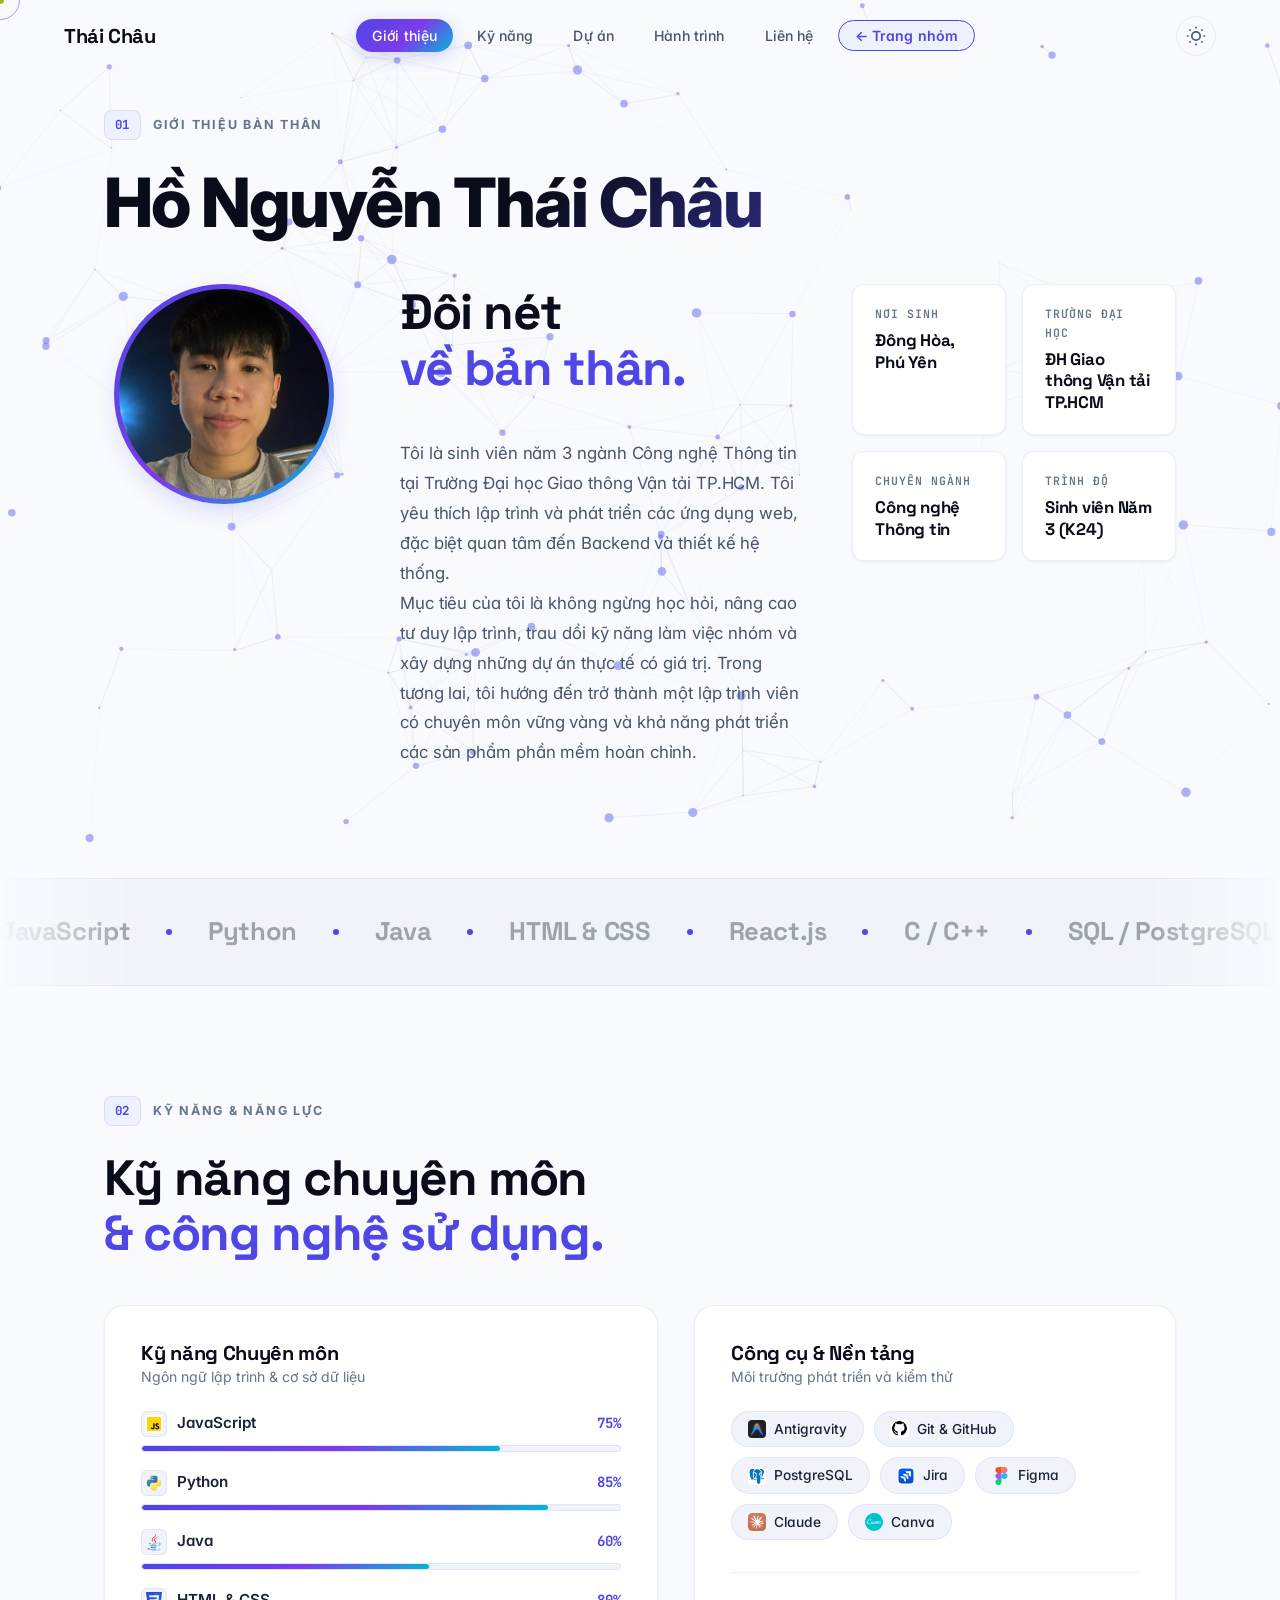
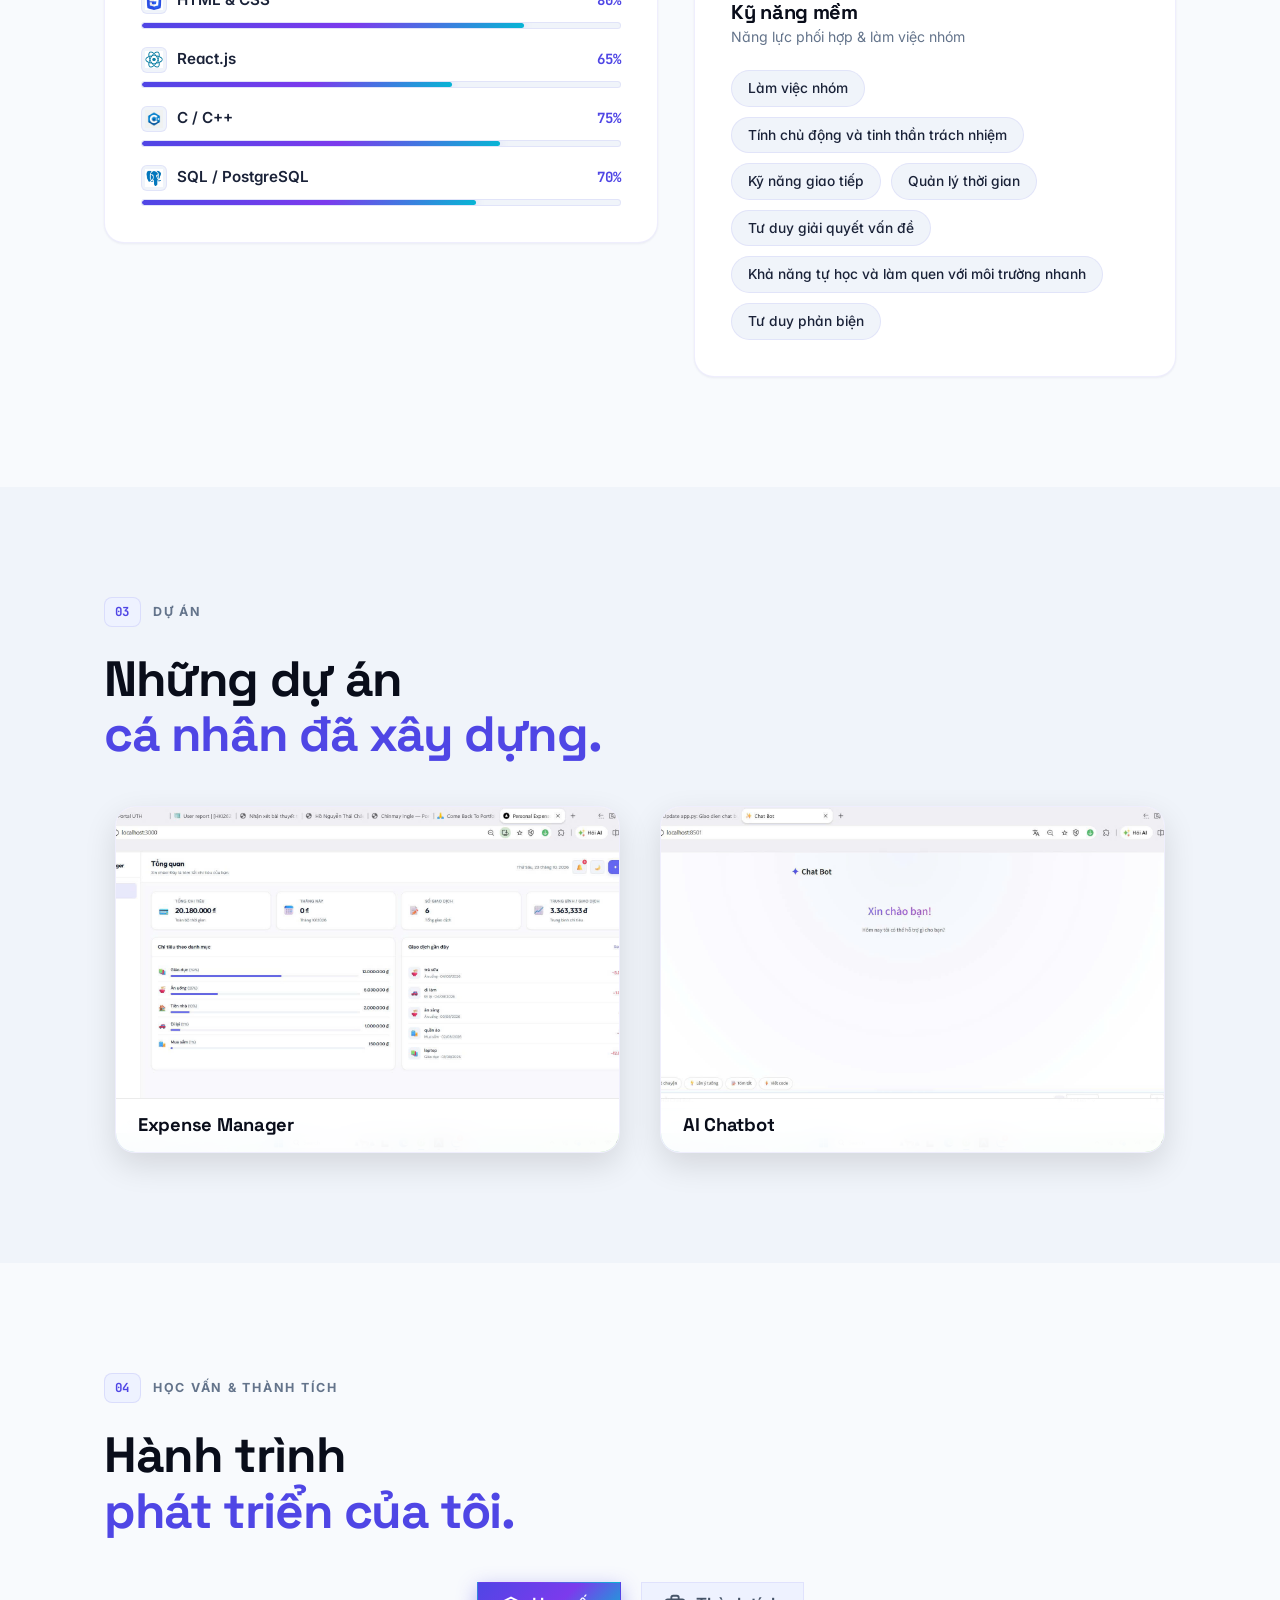
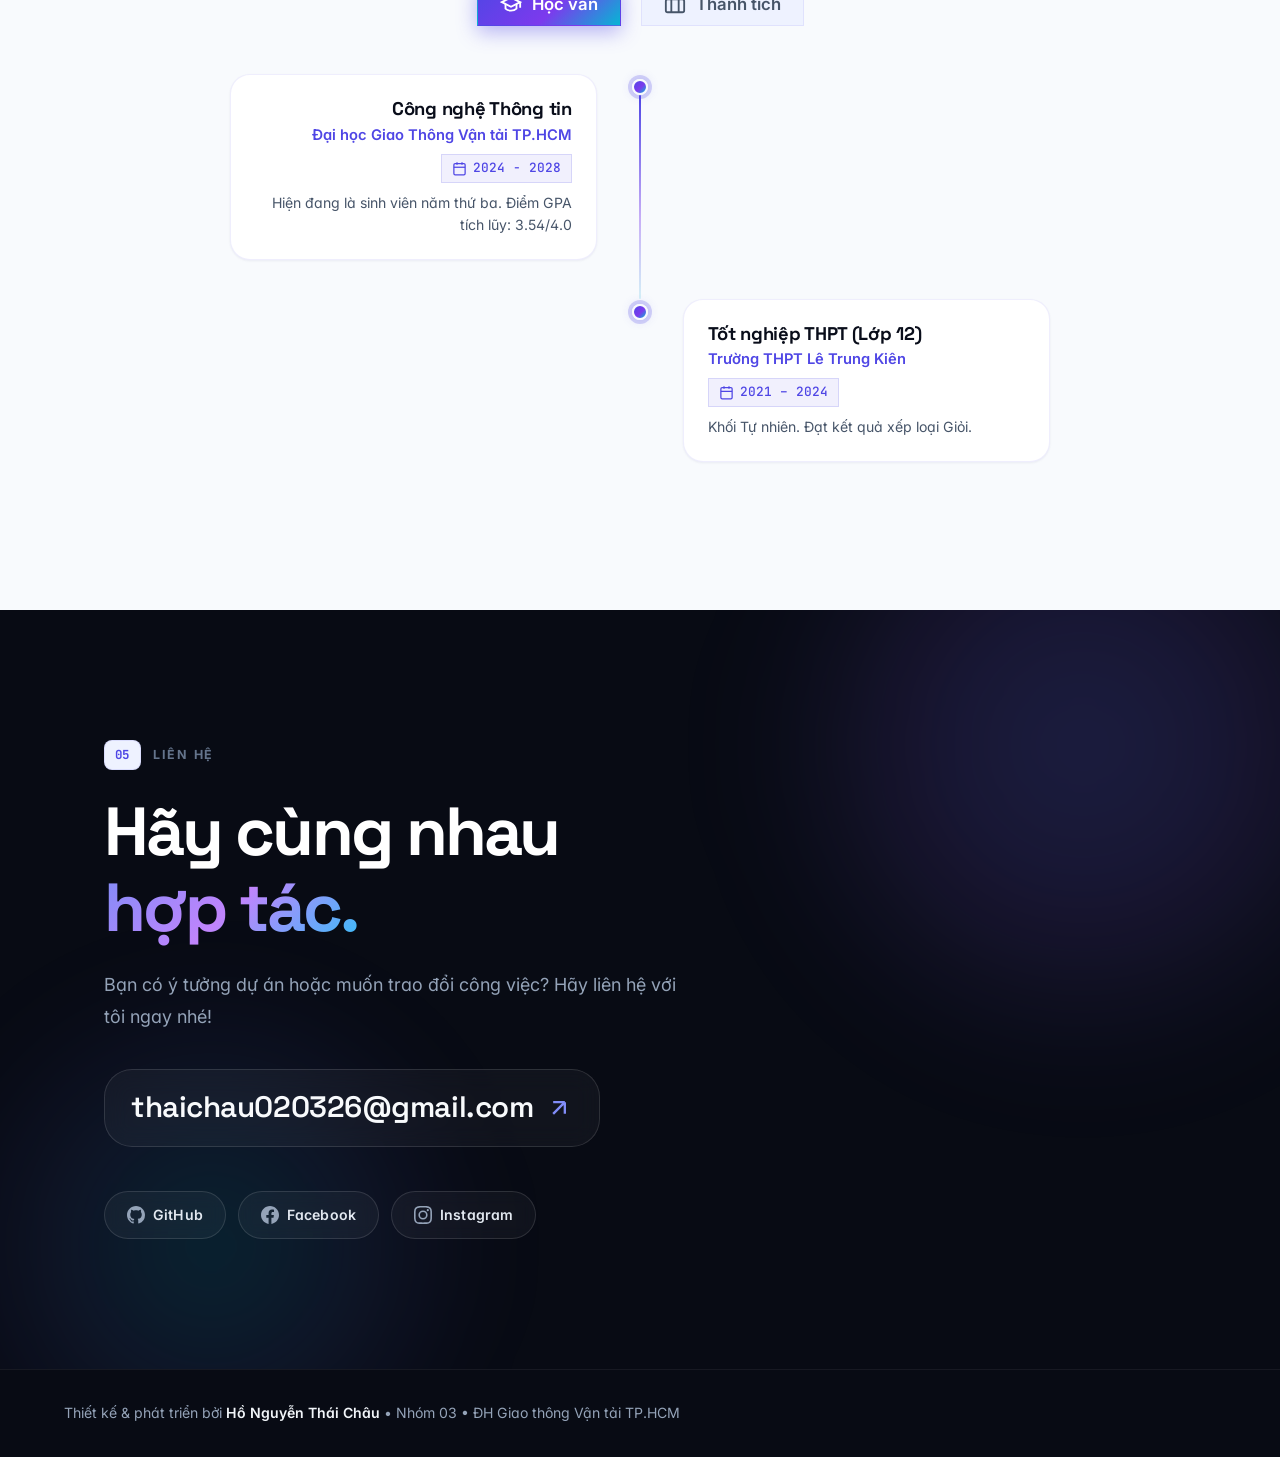
<file: members/chau.html>
<!DOCTYPE html>
<html lang="vi" data-theme="light">
<head>
  <meta charset="UTF-8" />
  <meta name="viewport" content="width=device-width, initial-scale=1.0" />
  <meta name="description" content="Trang web hồ sơ cá nhân — giới thiệu dự án, kỹ năng và học vấn." />
  
  <title>Hồ Nguyễn Thái Châu — Portfolio</title>

  <!-- Google Fonts — Space Grotesk, Inter, JetBrains Mono with full Vietnamese diacritics support -->
  <link rel="preconnect" href="https://fonts.googleapis.com" />
  <link rel="preconnect" href="https://fonts.gstatic.com" crossorigin />
  <link href="https://fonts.googleapis.com/css2?family=Inter:ital,opsz,wght@0,14..32,300..900;1,14..32,300..900&family=JetBrains+Mono:wght@400;500;600;700&family=Space+Grotesk:wght@400;500;600;700&display=swap&subset=latin,vietnamese" rel="stylesheet" />

  <!-- Stylesheet -->
  <link rel="stylesheet" href="../css/members/chau.css" />
</head>
<body class="page-chau">

  <!-- ============================== -->
  <!-- CON TRỎ CHUỘT TÙY BIẾN (CHỈ DÀNH CHO MÁY TÍNH ĐỂ BÀN) -->
  <!-- ============================== -->
  <div class="cursor-dot" id="cursorDot"></div>
  <div class="cursor-ring" id="cursorRing"></div>

  <!-- ============================== -->
  <!-- THANH ĐIỀU HƯỚNG (NAVBAR) -->
  <!-- ============================== -->
  <nav class="navbar" id="navbar">
    <div class="nav-container">
      <!-- Biểu trưng / Tên đại diện -->
      <a href="#about" class="nav-logo" id="navLogo">
        <span class="nav-logo-text">Thái Châu</span>
      </a>

      <!-- Các liên kết điều hướng trên máy tính -->
      <ul class="nav-links" id="navLinks">
        <li><a href="#about" class="nav-link" data-section="about">Giới thiệu</a></li>
        <li><a href="#skills" class="nav-link" data-section="skills">Kỹ năng</a></li>
        <li><a href="#projects" class="nav-link" data-section="projects">Dự án</a></li>
        <li><a href="#education" class="nav-link" data-section="education">Hành trình</a></li>
        <li><a href="#contact" class="nav-link" data-section="contact">Liên hệ</a></li>
        <li><a href="../index.html" class="nav-link btn-back-home" style="border: 1px solid var(--accent); border-radius: 20px; padding: 6px 14px; font-weight: 600;">← Trang nhóm</a></li>
      </ul>

      <!-- Nút chuyển đổi giao diện Sáng / Tối -->
      <button class="theme-toggle" id="themeToggle" aria-label="Đổi giao diện sáng/tối">
        <svg class="theme-icon sun" viewBox="0 0 24 24" fill="none" stroke="currentColor" stroke-width="2">
          <circle cx="12" cy="12" r="5"/>
          <path d="M12 1v2M12 21v2M4.22 4.22l1.42 1.42M18.36 18.36l1.42 1.42M1 12h2M21 12h2M4.22 19.78l1.42-1.42M18.36 5.64l1.42-1.42"/>
        </svg>
        <svg class="theme-icon moon" viewBox="0 0 24 24" fill="none" stroke="currentColor" stroke-width="2">
          <path d="M21 12.79A9 9 0 1 1 11.21 3 7 7 0 0 0 21 12.79z"/>
        </svg>
      </button>

      <!-- Nút mở menu di động (Hamburger) -->
      <button class="hamburger" id="hamburger" aria-label="Mở menu điều hướng">
        <span class="hamburger-line"></span>
        <span class="hamburger-line"></span>
        <span class="hamburger-line"></span>
      </button>
    </div>
  </nav>

  <!-- Lớp phủ menu toàn màn hình trên di động -->
  <div class="mobile-menu" id="mobileMenu">
    <ul class="mobile-nav-links" id="mobileNavLinks"></ul>
  </div>

  <!-- ============================== -->
  <!-- PHẦN GIỚI THIỆU BẢN THÂN -->
  <!-- ============================== -->
  <section class="section about-section" id="about">
    <!-- Hiệu ứng mạng lưới hạt nền chỉ trong phần Giới thiệu -->
    <div id="particles-js"></div>
    <div class="section-container">
      <div class="section-label reveal-up">
        <span class="section-number">01</span>
        <span class="section-title-small">GIỚI THIỆU BẢN THÂN</span>
      </div>

      <!-- Tiêu đề cấp 1 (H1) chuẩn Semantic SEO & Typography -->
      <div class="about-hero-masthead reveal-up">
        <h1 class="about-hero-title">
          Hồ Nguyễn Thái Châu
        </h1>
      </div>
      <div class="about-layout">
        <!-- Khung ảnh đại diện tròn -->
        <div class="about-avatar-col reveal-up">
          <div class="avatar-card">
            <div class="avatar-circle" id="avatarCircle">
              <img id="aboutAvatar" src="../images/chau/avatar.jpg" alt="Ảnh đại diện" class="avatar-img" />
              <div class="avatar-badge" title="Đang hoạt động / Sẵn sàng làm việc">
                <span class="badge-dot"></span>
              </div>
            </div>
          </div>
        </div>

        <div class="about-grid">
          <div class="about-text reveal-up">
            <h2 class="section-heading">
              Đôi nét<br/><span class="accent-text">về bản thân.</span>
            </h2>
            <p class="about-description" id="aboutDescription">Tôi là sinh viên năm 3 ngành Công nghệ Thông tin tại Trường Đại học Giao thông Vận tải TP.HCM. Tôi yêu thích lập trình và phát triển các ứng dụng web, đặc biệt quan tâm đến Backend và thiết kế hệ thống. Mục tiêu của tôi là không ngừng học hỏi, nâng cao tư duy lập trình, trau dồi kỹ năng làm việc nhóm và xây dựng những dự án thực tế có giá trị. Trong tương lai, tôi hướng đến trở thành một lập trình viên có chuyên môn vững vàng và khả năng phát triển các sản phẩm phần mềm hoàn chỉnh.</p>
          </div>
          <div class="about-highlights reveal-up" id="aboutHighlights">
            <!-- Được đổ tự động bởi JS -->
          </div>
        </div>
      </div>
    </div>
  </section>

  <!-- ============================== -->
  <!-- DÒNG CHỮ CHẠY NGANG (MARQUEE) -->
  <!-- ============================== -->
  <div class="marquee-container">
    <div class="marquee-track">
      <div class="marquee-content" id="marqueeContent">
        <!-- Được đổ tự động bởi JS với danh sách kỹ năng -->
      </div>
    </div>
  </div>

  <!-- ============================== -->
  <!-- PHẦN KỸ NĂNG & CÔNG NGHỆ (TINH GỌN & HIỆN ĐẠI) -->
  <!-- ============================== -->
  <section class="section skills-section" id="skills">
    <div class="section-container">
      <div class="section-label reveal-up">
        <span class="section-number">02</span>
        <span class="section-title-small">KỸ NĂNG &amp; NĂNG LỰC</span>
      </div>
      <h2 class="section-heading reveal-up">
        Kỹ năng chuyên môn<br/><span class="accent-text">&amp; công nghệ sử dụng.</span>
      </h2>

      <div class="skills-simple-layout reveal-up">
        <!-- Cột trái: Kỹ năng chuyên môn lập trình -->
        <div class="skills-simple-card">
          <div class="skills-card-header">
            <div>
              <h3 class="skills-card-title">Kỹ năng Chuyên môn</h3>
              <p class="skills-card-desc">Ngôn ngữ lập trình &amp; cơ sở dữ liệu</p>
            </div>
          </div>

          <div class="skills-simple-list" id="technicalSkillsList">
            <div class="skill-simple-item" data-level="75">
              <div class="skill-simple-header">
                <span class="skill-simple-name">
                  <span class="skill-icon-box"><img src="../images/chau/skills/javascript.png" alt="JavaScript" /></span>
                  <span>JavaScript (ES6+)</span>
                </span>
                <span class="skill-simple-pct">75%</span>
              </div>
              <div class="skill-simple-track">
                <div class="skill-simple-fill"></div>
              </div>
            </div>

            <div class="skill-simple-item" data-level="85">
              <div class="skill-simple-header">
                <span class="skill-simple-name">
                  <span class="skill-icon-box"><img src="../images/chau/skills/python.svg" alt="Python" /></span>
                  <span>Python</span>
                </span>
                <span class="skill-simple-pct">85%</span>
              </div>
              <div class="skill-simple-track">
                <div class="skill-simple-fill"></div>
              </div>
            </div>

            <div class="skill-simple-item" data-level="60">
              <div class="skill-simple-header">
                <span class="skill-simple-name">
                  <span class="skill-icon-box"><img src="../images/chau/skills/java.svg" alt="Java Core" /></span>
                  <span>Java Core</span>
                </span>
                <span class="skill-simple-pct">60%</span>
              </div>
              <div class="skill-simple-track">
                <div class="skill-simple-fill"></div>
              </div>
            </div>

            <div class="skill-simple-item" data-level="80">
              <div class="skill-simple-header">
                <span class="skill-simple-name">
                  <span class="skill-icon-box"><img src="../images/chau/skills/htmlcss.png" alt="HTML5 & CSS3" /></span>
                  <span>HTML5 &amp; CSS3</span>
                </span>
                <span class="skill-simple-pct">80%</span>
              </div>
              <div class="skill-simple-track">
                <div class="skill-simple-fill"></div>
              </div>
            </div>

            <div class="skill-simple-item" data-level="65">
              <div class="skill-simple-header">
                <span class="skill-simple-name">
                  <span class="skill-icon-box"><img src="../images/chau/skills/react.png" alt="React.js" /></span>
                  <span>React.js</span>
                </span>
                <span class="skill-simple-pct">65%</span>
              </div>
              <div class="skill-simple-track">
                <div class="skill-simple-fill"></div>
              </div>
            </div>

            <div class="skill-simple-item" data-level="75">
              <div class="skill-simple-header">
                <span class="skill-simple-name">
                  <span class="skill-icon-box"><img src="../images/chau/skills/cpp.png" alt="C / C++" /></span>
                  <span>C / C++</span>
                </span>
                <span class="skill-simple-pct">75%</span>
              </div>
              <div class="skill-simple-track">
                <div class="skill-simple-fill"></div>
              </div>
            </div>

            <div class="skill-simple-item" data-level="70">
              <div class="skill-simple-header">
                <span class="skill-simple-name">
                  <span class="skill-icon-box"><img src="../images/chau/skills/postgresql.png" alt="SQL / PostgreSQL" /></span>
                  <span>SQL / PostgreSQL</span>
                </span>
                <span class="skill-simple-pct">70%</span>
              </div>
              <div class="skill-simple-track">
                <div class="skill-simple-fill"></div>
              </div>
            </div>
          </div>
        </div>

        <!-- Cột phải: Công cụ & Kỹ năng mềm -->
        <div class="skills-simple-card">
          <div class="skills-simple-group">
            <div class="skills-card-header">
              <div>
                <h3 class="skills-card-title">Công cụ &amp; Nền tảng</h3>
                <p class="skills-card-desc">Môi trường phát triển và kiểm thử</p>
              </div>
            </div>
            <div class="skills-simple-tags" id="toolsSkillsList">
              <span class="simple-tag"><span class="tag-icon-box"><img src="../images/chau/skills/antigravity.png" alt="Antigravity" /></span><span>Antigravity</span></span>
              <span class="simple-tag"><span class="tag-icon-box"><img src="../images/chau/skills/github.png" alt="Git & GitHub" /></span><span>Git &amp; GitHub</span></span>
              <span class="simple-tag"><span class="tag-icon-box"><img src="../images/chau/skills/postgresql.png" alt="PostgreSQL" /></span><span>PostgreSQL</span></span>
              <span class="simple-tag"><span class="tag-icon-box"><img src="../images/chau/skills/jira.png" alt="Jira" /></span><span>Jira</span></span>
              <span class="simple-tag"><span class="tag-icon-box"><img src="../images/chau/skills/figma.svg" alt="Figma" /></span><span>Figma</span></span>
              <span class="simple-tag"><span class="tag-icon-box"><img src="../images/chau/skills/claude.png" alt="Claude" /></span><span>Claude</span></span>
              <span class="simple-tag"><span class="tag-icon-box"><img src="../images/chau/skills/canva.svg" alt="Canva" /></span><span>Canva</span></span>
            </div>
          </div>

          <div class="skills-simple-divider"></div>

          <div class="skills-simple-group">
            <div class="skills-card-header">
              <div>
                <h3 class="skills-card-title">Kỹ năng mềm</h3>
                <p class="skills-card-desc">Năng lực phối hợp &amp; làm việc nhóm</p>
              </div>
            </div>
            <div class="skills-simple-tags" id="softSkillsList">
              <span class="simple-tag">Làm việc nhóm</span>
              <span class="simple-tag">Tính chủ động và tinh thần trách nhiệm</span>
              <span class="simple-tag">Kỹ năng giao tiếp</span>
              <span class="simple-tag">Quản lý thời gian</span>
              <span class="simple-tag">Tư duy giải quyết vấn đề</span>
              <span class="simple-tag">Khả năng tự học và làm quen với môi trường nhanh</span>
              <span class="simple-tag">Tư duy phản biện</span>
            </div>
          </div>
        </div>
      </div>
    </div>
  </section>

  <!-- ============================== -->
  <!-- PHẦN DỰ ÁN TIÊU BIỂU -->
  <!-- ============================== -->
  <section class="section projects-section" id="projects">
    <div class="section-container">
      <div class="section-label reveal-up">
        <span class="section-number">03</span>
        <span class="section-title-small">DỰ ÁN</span>
      </div>
      <h2 class="section-heading reveal-up">
        Những dự án<br/><span class="accent-text">cá nhân đã xây dựng.</span>
      </h2>
      <div class="projects-grid" id="projectsGrid">
        <!-- Được đổ tự động bởi JS -->
      </div>
    </div>
  </section>

  <!-- ============================== -->
  <!-- PHẦN HỌC VẤN & HÀNH TRÌNH PHÁT TRIỂN -->
  <!-- ============================== -->
  <section class="section qualification-section" id="education">
    <div class="section-container">
      <div class="section-label reveal-up">
        <span class="section-number">04</span>
        <span class="section-title-small">HỌC VẤN &amp; THÀNH TÍCH</span>
      </div>
      <h2 class="section-heading reveal-up">
        Hành trình<br/><span class="accent-text">phát triển của tôi.</span>
      </h2>

    
      <div class="qualification-tabs reveal-up">
        <button class="qualification-tab active" data-target="education" type="button">
          <svg class="qualification-tab-icon" width="22" height="22" viewBox="0 0 24 24" fill="none" stroke="currentColor" stroke-width="2">
            <path d="M22 10v6M2 10l10-5 10 5-10 5z"/>
            <path d="M6 12v5c3 3 9 3 12 0v-5"/>
          </svg>
          <span>Học vấn</span>
        </button>

        <button class="qualification-tab" data-target="work" type="button">
          <svg class="qualification-tab-icon" width="22" height="22" viewBox="0 0 24 24" fill="none" stroke="currentColor" stroke-width="2">
            <rect x="2" y="7" width="20" height="14" rx="2" ry="2"/>
            <path d="M16 21V5a2 2 0 0 0-2-2h-4a2 2 0 0 0-2 2v16"/>
          </svg>
          <span>Thành tích</span>
        </button>
      </div>

      <!-- Nội dung các Tab -->
      <div class="qualification-sections">
        <!-- Dòng thời gian Học vấn (bố cục so le) -->
        <div class="qualification-content active" id="qual-education">
          <div class="qualification-timeline" id="timelineEducation"></div>
        </div>

        <!-- Dòng thời gian Thành tích / Kinh nghiệm (bố cục so le) -->
        <div class="qualification-content" id="qual-work">
          <div class="qualification-timeline" id="timelineWork"></div>
        </div>

    
      </div>
    </div>
  </section>

  <!-- ============================== -->
  <!-- PHẦN LIÊN HỆ -->
  <!-- ============================== -->
  <section class="section contact-section" id="contact">
    <div class="section-container">
      <div class="section-label reveal-up">
        <span class="section-number">05</span>
        <span class="section-title-small">LIÊN HỆ</span>
      </div>
      <div class="contact-content">
        <h2 class="contact-heading reveal-up">
          Hãy cùng nhau<br/><span class="accent-text">hợp tác.</span>
        </h2>
        <p class="contact-subtext reveal-up">
          Bạn có ý tưởng dự án hoặc muốn trao đổi công việc? Hãy liên hệ với tôi ngay nhé!
        </p>
        <a class="contact-email reveal-up" id="contactEmail" href="">
          <span class="contact-email-text"></span>
          <svg width="28" height="28" viewBox="0 0 24 24" fill="none" stroke="currentColor" stroke-width="2">
            <path d="M7 17L17 7M17 7H7M17 7v10"/>
          </svg>
        </a>
        <div class="social-links reveal-up" id="socialLinks">
          <!-- Được đổ tự động bởi JS -->
        </div>
      </div>
    </div>
  </section>

  <!-- ============================== -->
  <!-- CHÂN TRANG (FOOTER) -->
  <!-- ============================== -->
  <footer class="footer">
    <div class="footer-container">
      <p class="footer-text">
        Thiết kế &amp; phát triển bởi <strong id="footerName">Hồ Nguyễn Thái Châu</strong> &bull; Nhóm 03 &bull; ĐH Giao thông Vận tải TP.HCM
      </p>
    </div>
  </footer>

  <!-- ============================== -->
  <!-- TẬP TIN KỊCH BẢN (SCRIPTS) -->
  <!-- ============================== -->
  <script src="../js/data.js"></script>
  <script src="../js/members/chau.js"></script>

</body>
</html>
</file>
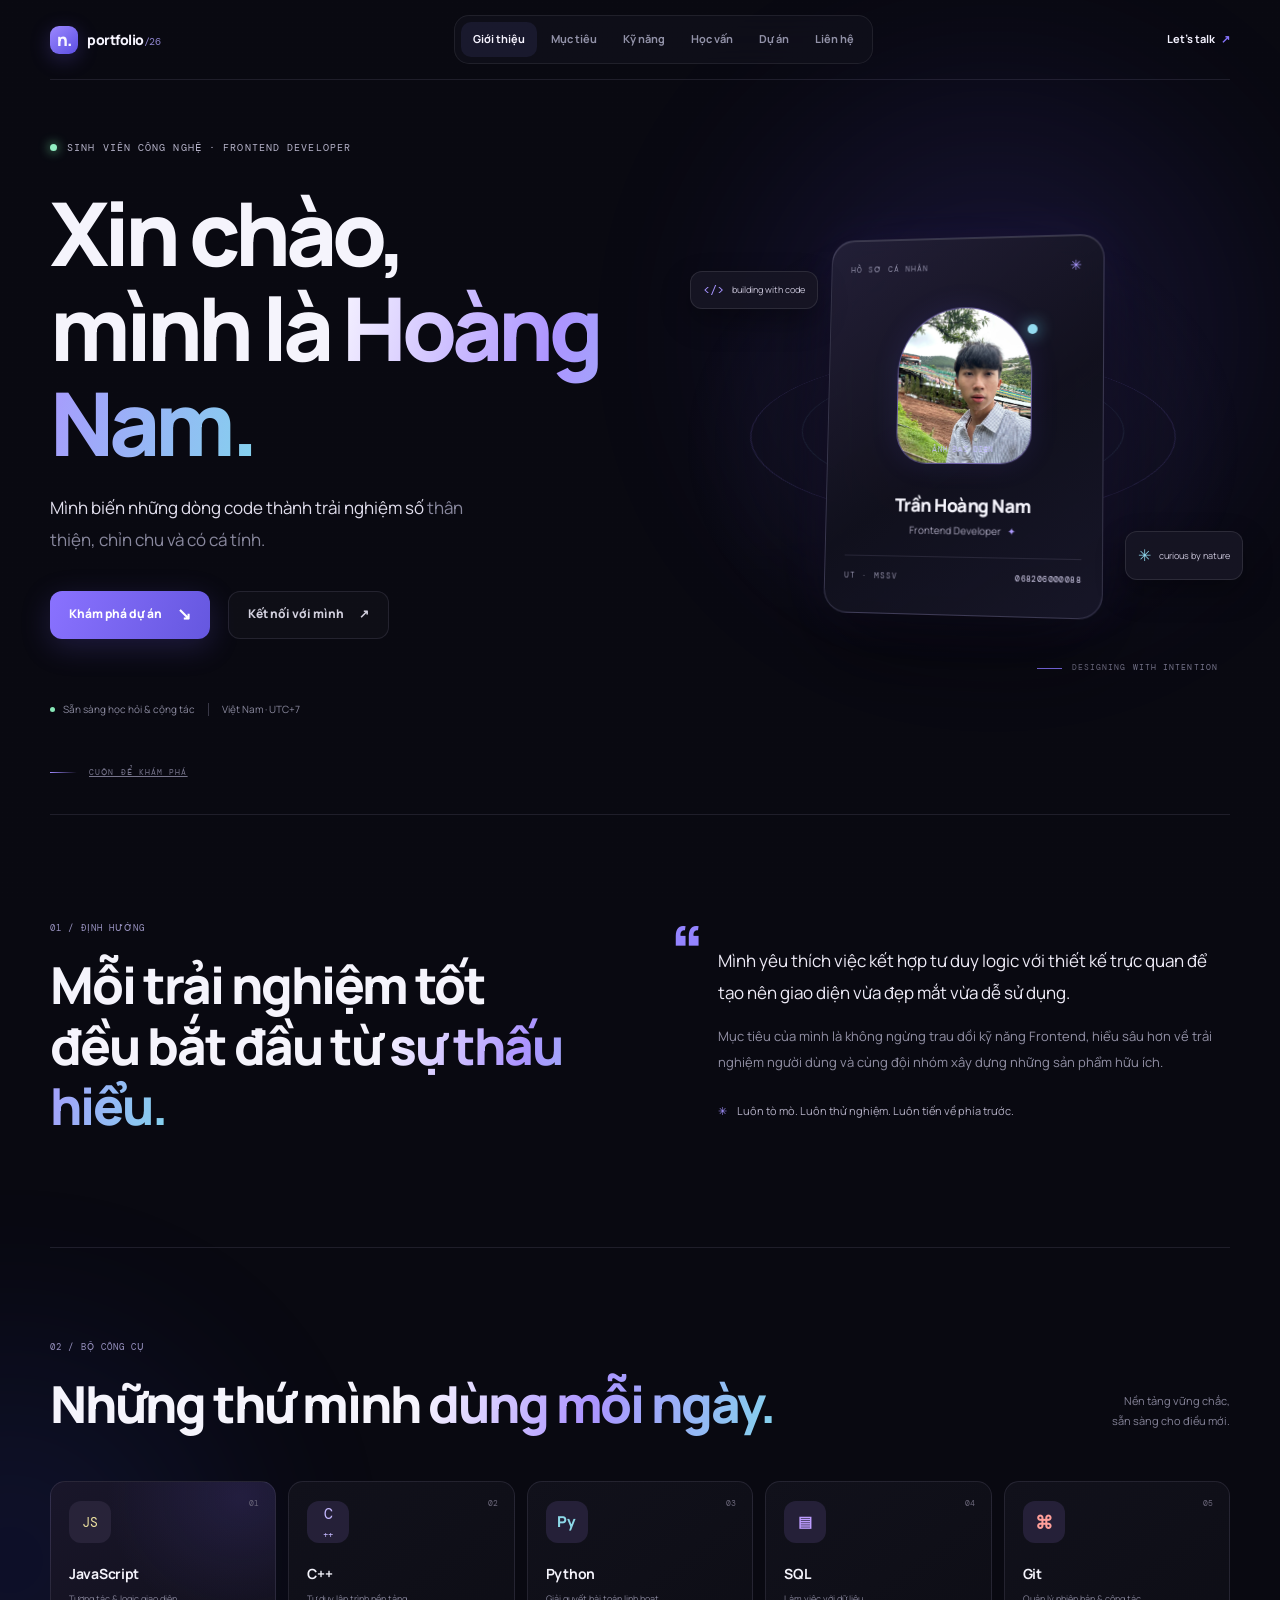
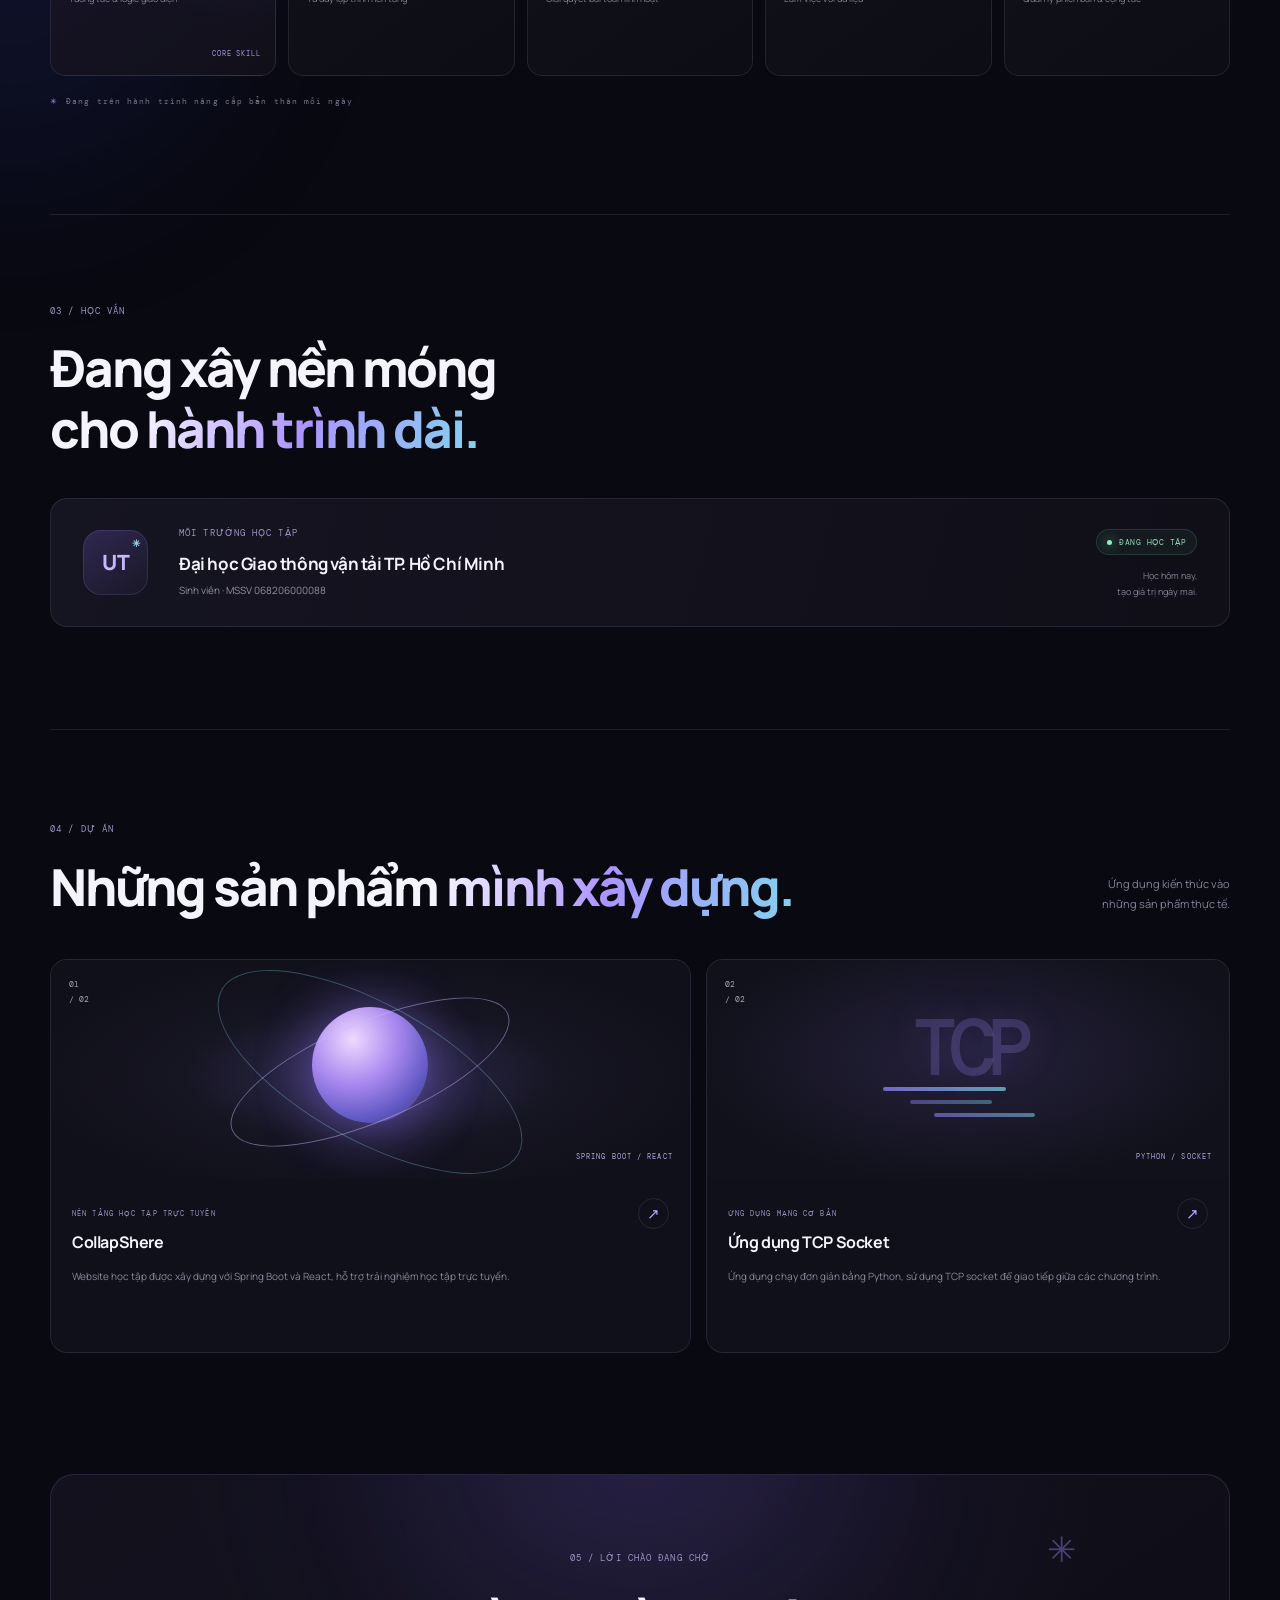
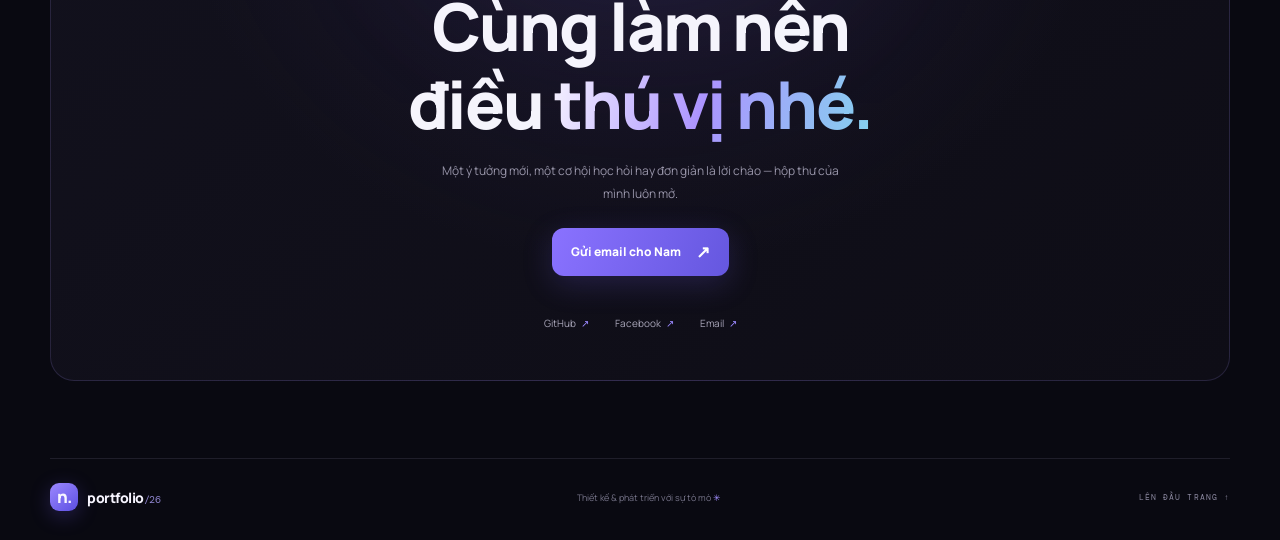
<file: members/nam.html>
<!--
  nam.html
  Mục đích: Trang portfolio cá nhân của Nam.
  AI ĐƯỢC SỬA – Chỉ Nam sửa.
-->
<!DOCTYPE html>
<html lang="vi">
  <head>
    <meta charset="UTF-8" />
    <meta name="viewport" content="width=device-width, initial-scale=1.0" />
    <meta name="theme-color" content="#090911" />
    <meta name="description" content="Portfolio của Trần Hoàng Nam — Frontend Developer." />
    <title>Trần Hoàng Nam — Frontend Developer</title>
    <link rel="preconnect" href="https://fonts.googleapis.com" />
    <link rel="preconnect" href="https://fonts.gstatic.com" crossorigin />
    <link href="https://fonts.googleapis.com/css2?family=DM+Mono:wght@400;500&family=Manrope:wght@400;500;600;700;800&display=swap" rel="stylesheet" />
    <link rel="stylesheet" href="../css/members/nam.css" />
    <script src="../js/members/nam.js" defer></script>
  </head>
  <body>
    <div class="page-glow page-glow--one" aria-hidden="true"></div>
    <div class="page-glow page-glow--two" aria-hidden="true"></div>

    <header class="site-header">
      <a class="wordmark" href="#home" aria-label="Hoàng Nam, về đầu trang"><span class="wordmark-mark">n.</span><span>portfolio<span class="wordmark-dot">/26</span></span></a>
      <nav class="nav-shell" aria-label="Điều hướng chính">
        <a class="nav-link is-active" href="#gioi-thieu">Giới thiệu</a>
        <a class="nav-link" href="#muc-tieu">Mục tiêu</a>
        <a class="nav-link" href="#ky-nang">Kỹ năng</a>
        <a class="nav-link" href="#hoc-van">Học vấn</a>
        <a class="nav-link" href="#du-an">Dự án</a>
        <a class="nav-link" href="#lien-he">Liên hệ</a>
      </nav>
      <a class="header-cta" href="#lien-he">Let's talk <span>↗</span></a>
    </header>

    <main id="home">
      <section class="hero section-wrap" id="gioi-thieu">
        <div class="hero-copy">
          <div class="eyebrow"><span class="status-dot"></span> SINH VIÊN CÔNG NGHỆ · FRONTEND DEVELOPER</div>
          <h1>Xin chào,<br />mình là <span class="gradient-text">Hoàng Nam.</span></h1>
          <p class="hero-description">Mình biến những dòng code thành trải nghiệm số <span class="text-soft">thân thiện, chỉn chu và có cá tính.</span></p>
          <div class="hero-actions">
            <a class="button button-primary" href="#du-an">Khám phá dự án <span>↘</span></a>
            <a class="button button-quiet" href="#lien-he">Kết nối với mình <span>↗</span></a>
          </div>
          <div class="hero-meta"><span><i></i> Sẵn sàng học hỏi & cộng tác</span><span class="meta-divider"></span><span>Việt Nam · UTC+7</span></div>
        </div>

        <div class="hero-visual" aria-label="Thẻ hồ sơ 3D của Trần Hoàng Nam">
          <div class="scene-grid" aria-hidden="true"></div>
          <div class="orbit orbit--outer" aria-hidden="true"></div>
          <div class="orbit orbit--inner" aria-hidden="true"></div>
          <div class="float-chip chip-code"><span class="chip-icon">&lt;/&gt;</span><span>building with code</span></div>
          <div class="float-chip chip-star"><span>✳</span> curious by nature</div>
          <div class="profile-card" id="tilt-card">
            <div class="card-topline"><span>HỒ SƠ CÁ NHÂN</span><span class="card-spark">✳</span></div>
            <div class="portrait-wrap">
              <div class="portrait-halo"></div>
              <div class="portrait portrait--photo" role="img" aria-label="Ảnh đại diện Trần Hoàng Nam"><img class="portrait-photo" src="../images/nam/avatar.png" alt="" /><span class="portrait-caption">ẢNH ĐẠI DIỆN</span></div>
              <span class="portrait-orbit-dot"></span>
            </div>
            <div class="card-name">Trần Hoàng Nam</div>
            <div class="card-role">Frontend Developer <span>✦</span></div>
            <div class="card-line"></div>
            <div class="card-bottom"><span>UT · MSSV</span><span>068206000088</span></div>
          </div>
          <div class="visual-caption"><span class="caption-line"></span>DESIGNING WITH INTENTION</div>
        </div>
        <a href="#muc-tieu" class="scroll-cue"><span class="scroll-cue-line"></span> CUỘN ĐỂ KHÁM PHÁ</a>
      </section>

      <section class="about section-wrap" id="muc-tieu">
        <div class="section-heading"><span class="section-index">01 / ĐỊNH HƯỚNG</span><h2>Mỗi trải nghiệm tốt<br />đều bắt đầu từ <span class="gradient-text">sự thấu hiểu.</span></h2></div>
        <div class="about-content"><span class="quote-mark">“</span><div><p class="about-lead">Mình yêu thích việc kết hợp tư duy logic với thiết kế trực quan để tạo nên giao diện vừa đẹp mắt vừa dễ sử dụng.</p><p class="about-copy">Mục tiêu của mình là không ngừng trau dồi kỹ năng Frontend, hiểu sâu hơn về trải nghiệm người dùng và cùng đội nhóm xây dựng những sản phẩm hữu ích.</p><div class="about-note"><span class="note-mark">✳</span><span>Luôn tò mò. Luôn thử nghiệm. Luôn tiến về phía trước.</span></div></div></div>
      </section>

      <section class="skills section-wrap" id="ky-nang">
        <div class="section-heading section-heading-row"><div><span class="section-index">02 / BỘ CÔNG CỤ</span><h2>Những thứ mình <span class="gradient-text">dùng mỗi ngày.</span></h2></div><p class="heading-aside">Nền tảng vững chắc,<br />sẵn sàng cho điều mới.</p></div>
        <div class="skills-grid">
          <article class="skill-card skill-card-featured"><div class="skill-number">01</div><div class="skill-icon icon-js">JS</div><h3>JavaScript</h3><p>Tương tác & logic giao diện</p><span class="skill-tag">CORE SKILL</span></article>
          <article class="skill-card"><div class="skill-number">02</div><div class="skill-icon icon-cpp">C<span>++</span></div><h3>C++</h3><p>Tư duy lập trình nền tảng</p></article>
          <article class="skill-card"><div class="skill-number">03</div><div class="skill-icon icon-py">Py</div><h3>Python</h3><p>Giải quyết bài toán linh hoạt</p></article>
          <article class="skill-card"><div class="skill-number">04</div><div class="skill-icon icon-sql">▤</div><h3>SQL</h3><p>Làm việc với dữ liệu</p></article>
          <article class="skill-card"><div class="skill-number">05</div><div class="skill-icon icon-git">⌘</div><h3>Git</h3><p>Quản lý phiên bản & cộng tác</p></article>
        </div>
        <div class="skills-footnote"><span class="tiny-cross">✳</span> Đang trên hành trình nâng cấp bản thân mỗi ngày</div>
      </section>

      <section class="education section-wrap" id="hoc-van">
        <div class="section-heading"><span class="section-index">03 / HỌC VẤN</span><h2>Đang xây nền móng<br />cho <span class="gradient-text">hành trình dài.</span></h2></div>
        <div class="education-panel"><div class="education-stamp">UT<span>✳</span></div><div class="education-info"><span class="section-index">MÔI TRƯỜNG HỌC TẬP</span><h3>Đại học Giao thông vận tải TP. Hồ Chí Minh</h3><p>Sinh viên · MSSV 068206000088</p></div><div class="education-side"><span class="status-pill"><i></i> ĐANG HỌC TẬP</span><span class="education-foot">Học hôm nay,<br />tạo giá trị ngày mai.</span></div></div>
      </section>

      <section class="projects section-wrap" id="du-an">
        <div class="section-heading section-heading-row"><div><span class="section-index">04 / DỰ ÁN</span><h2>Những sản phẩm <span class="gradient-text">mình xây dựng.</span></h2></div><p class="heading-aside">Ứng dụng kiến thức vào<br />những sản phẩm thực tế.</p></div>
        <div class="project-grid">
          <article class="project-card project-card-main"><div class="project-art art-orbit"><div class="art-sun"></div><div class="art-ring art-ring-a"></div><div class="art-ring art-ring-b"></div><div class="art-label">01<br />/ 02</div><span class="art-tag">SPRING BOOT / REACT</span></div><div class="project-info"><div><span class="project-kicker">NỀN TẢNG HỌC TẬP TRỰC TUYẾN</span><h3>CollapShere</h3></div><span class="project-arrow">↗</span><p>Website học tập được xây dựng với Spring Boot và React, hỗ trợ trải nghiệm học tập trực tuyến.</p></div></article>
          <article class="project-card"><div class="project-art art-code"><span class="code-ghost">TCP</span><span class="code-line line-one"></span><span class="code-line line-two"></span><span class="code-line line-three"></span><div class="art-label">02<br />/ 02</div><span class="art-tag">PYTHON / SOCKET</span></div><div class="project-info"><div><span class="project-kicker">ỨNG DỤNG MẠNG CƠ BẢN</span><h3>Ứng dụng TCP Socket</h3></div><span class="project-arrow">↗</span><p>Ứng dụng chạy đơn giản bằng Python, sử dụng TCP socket để giao tiếp giữa các chương trình.</p></div></article>
        </div>
      </section>

      <section class="contact section-wrap" id="lien-he"><div class="contact-glow"></div><span class="section-index">05 / LỜI CHÀO ĐANG CHỜ</span><h2>Cùng làm nên<br />điều <span class="gradient-text">thú vị nhé.</span></h2><p>Một ý tưởng mới, một cơ hội học hỏi hay đơn giản là lời chào — hộp thư của mình luôn mở.</p><a class="button button-primary contact-button" href="mailto:namth0088@ut.edu.vn">Gửi email cho Nam <span>↗</span></a><div class="social-links"><a href="https://github.com/Hoangnam2606" target="_blank" rel="noreferrer">GitHub <span>↗</span></a><a href="https://facebook.com" target="_blank" rel="noreferrer">Facebook <span>↗</span></a><a href="mailto:namth0088@ut.edu.vn">Email <span>↗</span></a></div><span class="contact-orbit" aria-hidden="true">✳</span></section>
    </main>

    <footer class="site-footer"><a class="wordmark" href="#home"><span class="wordmark-mark">n.</span><span>portfolio<span class="wordmark-dot">/26</span></span></a><span>Thiết kế & phát triển với sự tò mò <span class="footer-heart">✳</span></span><a href="#gioi-thieu">LÊN ĐẦU TRANG ↑</a></footer>
    <script>if ('scrollRestoration' in history) history.scrollRestoration = 'manual';</script>
  </body>
</html>
</file>
<file: css/members/chau.css>
/* ============================================================
   🎨 BẢNG PHONG CÁCH CSS — PORTFOLIO THÁI CHÂU
   ============================================================
   Thiết kế hiện đại, tinh gọn theo phong cách Modern Tech.
   Các tính năng: cuộn trang mượt mà, chế độ tối/sáng,
   thanh điều hướng cố định, bảng màu Electric Indigo.
   ============================================================ */

/* ============================================================
   BIẾN CSS — Ký hiệu thiết kế giao diện
   ============================================================ */
:root {
  /* Bảng màu — Phong cách Công nghệ Hiện đại / Tím chàm Electric Indigo & Tím Hyper Violet */
  --bg-primary: #F8FAFD;
  --bg-secondary: #F0F4FA;
  --bg-card: #FFFFFF;
  --bg-card-hover: #FFFFFF;
  --bg-dark-section: #080B14;

  /* Màu chữ nghệ thuật typography (Đạt chuẩn tương phản WCAG AAA) */
  --heading-color: #090D1A; /* Màu mực đá phiến đậm giúp tiêu đề sắc nét, rõ ràng */
  --text-primary: #1A2238;  /* Màu đá phiến Slate 800 giúp đọc nội dung rõ ràng */
  --text-secondary: #475569; /* Màu xám vừa Slate 600 cho phần mô tả & tiêu đề phụ */
  --text-muted: #64748B;    /* Màu xám nhạt Slate 500 cho thông tin phụ & ngày tháng */
  --text-on-dark: #F8FAFC;
  --border-color: rgba(79, 70, 229, 0.09);
  --border-hover: rgba(79, 70, 229, 0.32);

  /* Màu điểm nhấn chính & Các tông màu hài hòa */
  --accent: #4F46E5;
  --accent-secondary: #7C3AED;
  --accent-cyan: #06B6D4;
  --accent-emerald: #10B981;
  --accent-dark: #3730A3;
  --accent-glow: rgba(79, 70, 229, 0.22);
  --accent-glow-strong: rgba(79, 70, 229, 0.4);
  --accent-text: #FFFFFF;

  /* Dải màu chuyển sắc (Gradients) tuyến tính & hai tông màu phát sáng */
  --accent-gradient: linear-gradient(135deg, #4F46E5 0%, #7C3AED 55%, #06B6D4 100%);
  --accent-gradient-hover: linear-gradient(135deg, #4338CA 0%, #6D28D9 55%, #0891B2 100%);
  --accent-gradient-subtle: linear-gradient(135deg, rgba(79, 70, 229, 0.08) 0%, rgba(124, 58, 237, 0.06) 100%);
  --hero-name-gradient: linear-gradient(135deg, #090D1A 35%, #4F46E5 75%, #7C3AED 100%);

  /* Kiểu dáng dạng viên thuốc & Các thành phần giao diện tinh tế */
  --bg-subtle: #EEF2FF;
  --bg-subtle-hover: #E0E7FF;
  --text-subtle: #4F46E5;
  --badge-bg: rgba(79, 70, 229, 0.08);
  --badge-border: rgba(79, 70, 229, 0.16);

  /* Hiệu ứng kính mờ (Frosted Glass) */
  --glass-bg: rgba(248, 250, 253, 0.85);
  --glass-border: rgba(79, 70, 229, 0.09);

  /* Hiệu ứng đổ bóng với ánh tím chàm dịu mắt */
  --shadow-sm: 0 1px 3px rgba(0, 0, 0, 0.04), 0 1px 2px rgba(79, 70, 229, 0.03);
  --shadow-md: 0 4px 16px rgba(79, 70, 229, 0.08), 0 1px 4px rgba(0, 0, 0, 0.03);
  --shadow-lg: 0 12px 40px rgba(79, 70, 229, 0.11), 0 4px 12px rgba(0, 0, 0, 0.03);
  --shadow-xl: 0 20px 60px rgba(79, 70, 229, 0.15), 0 8px 20px rgba(0, 0, 0, 0.04);
  --shadow-indigo: 0 10px 25px -5px rgba(79, 70, 229, 0.2);
  --shadow-indigo-hover: 0 16px 35px -5px rgba(79, 70, 229, 0.35);

  /* Các họ font chữ (Typography Families) */
  --font-primary: "Inter", -apple-system, BlinkMacSystemFont, "Segoe UI", Roboto, "Helvetica Neue", sans-serif;
  --font-display: "Space Grotesk", "Inter", -apple-system, BlinkMacSystemFont, sans-serif;
  --font-mono: "JetBrains Mono", "SF Mono", Consolas, "Liberation Mono", Menlo, monospace;

  /* Thang kích thước chữ co giãn linh hoạt (Fluid Modular Type Scale) */
  --fs-xs: 0.75rem;          /* Kích thước 12px */
  --fs-sm: 0.875rem;         /* Kích thước 14px */
  --fs-base: 1rem;           /* Kích thước 16px */
  --fs-md: 1.125rem;         /* Kích thước 18px */
  --fs-lg: 1.25rem;          /* Kích thước 20px */
  --fs-xl: clamp(1.35rem, 1.8vw, 1.65rem);
  --fs-2xl: clamp(1.75rem, 2.8vw, 2.25rem);
  --fs-3xl: clamp(2.15rem, 4vw, 3.1rem);
  --fs-hero: clamp(2.65rem, 5.5vw, 4.25rem);

  /* Khoảng cách giữa các ký tự chữ (Letter Spacing) */
  --tracking-tightest: -0.04em;
  --tracking-tighter: -0.028em;
  --tracking-tight: -0.015em;
  --tracking-normal: 0em;
  --tracking-wide: 0.035em;
  --tracking-wider: 0.08em;
  --tracking-widest: 0.14em;

  /* Chiều cao dòng chữ (Line Heights) */
  --leading-none: 1;
  --leading-tight: 1.12;
  --leading-snug: 1.3;
  --leading-normal: 1.62;
  --leading-relaxed: 1.78;

  /* Khoảng cách canh lề (Spacing) */
  --section-padding: 110px 0;
  --container-width: 1200px;
  --container-padding: 0 clamp(20px, 5vw, 80px);

  /* Hiệu ứng chuyển động mượt mà (Transitions) */
  --ease-out-expo: cubic-bezier(0.16, 1, 0.3, 1);
  --ease-out-quart: cubic-bezier(0.25, 1, 0.5, 1);
  --transition-fast: 0.2s var(--ease-out-quart);
  --transition-medium: 0.4s var(--ease-out-expo);
  --transition-slow: 0.8s var(--ease-out-expo);

  /* Độ bo tròn góc (Border Radius) */
  --radius-sm: 8px;
  --radius-md: 12px;
  --radius-lg: 20px;
  --radius-xl: 28px;
}

/* Chế độ nền tối (Dark Theme) — Đậm đà, phân tầng sâu & phát quang */
[data-theme="dark"] {
  --bg-primary: #080B14;
  --bg-secondary: #0E1322;
  --bg-card: #141B30;
  --bg-card-hover: #1A233D;
  --bg-dark-section: #05070D;
  --heading-color: #FFFFFF;
  --text-primary: #F1F5F9;
  --text-secondary: #94A3B8;
  --text-muted: #64748B;
  --text-on-dark: #F8FAFC;
  --border-color: rgba(255, 255, 255, 0.08);
  --border-hover: rgba(129, 140, 248, 0.36);

  /* Điểm nhấn màu tím chàm & tím sáng rực rỡ */
  --accent: #6366F1;
  --accent-secondary: #A78BFA;
  --accent-cyan: #22D3EE;
  --accent-emerald: #34D399;
  --accent-dark: #4F46E5;
  --accent-glow: rgba(99, 102, 241, 0.32);
  --accent-glow-strong: rgba(99, 102, 241, 0.55);
  --accent-text: #FFFFFF;

  /* Dải màu chuyển sắc tuyến tính và tỏa tròn đậm đà */
  --accent-gradient: linear-gradient(135deg, #6366F1 0%, #8B5CF6 55%, #06B6D4 100%);
  --accent-gradient-hover: linear-gradient(135deg, #4F46E5 0%, #7C3AED 55%, #0891B2 100%);
  --accent-gradient-subtle: linear-gradient(135deg, rgba(99, 102, 241, 0.16) 0%, rgba(139, 92, 246, 0.1) 100%);
  --hero-name-gradient: linear-gradient(135deg, #FFFFFF 40%, #A5B4FC 75%, #38BDF8 100%);

  /* Kiểu dáng dạng viên thuốc & Các thành phần giao diện tinh tế */
  --bg-subtle: rgba(99, 102, 241, 0.16);
  --bg-subtle-hover: rgba(99, 102, 241, 0.28);
  --text-subtle: #A5B4FC;
  --badge-bg: rgba(99, 102, 241, 0.14);
  --badge-border: rgba(99, 102, 241, 0.3);

  /* Hiệu ứng kính mờ (Frosted Glass) */
  --glass-bg: rgba(8, 11, 20, 0.85);
  --glass-border: rgba(255, 255, 255, 0.09);

  /* Đổ bóng với hiệu ứng phát sáng tím chàm */
  --shadow-sm: 0 1px 3px rgba(0, 0, 0, 0.3);
  --shadow-md: 0 4px 16px rgba(0, 0, 0, 0.4), 0 0 16px rgba(99, 102, 241, 0.08);
  --shadow-lg: 0 12px 40px rgba(0, 0, 0, 0.55), 0 0 24px rgba(99, 102, 241, 0.15);
  --shadow-xl: 0 20px 60px rgba(0, 0, 0, 0.7), 0 0 36px rgba(99, 102, 241, 0.22);
  --shadow-indigo: 0 10px 25px -5px rgba(99, 102, 241, 0.4);
  --shadow-indigo-hover: 0 16px 35px -5px rgba(99, 102, 241, 0.55);
}

/* ============================================================
   THIẾT LẬP LẠI & KIỂU DÁNG CƠ BẢN (RESET & BASE STYLES)
   ============================================================ */
*, *::before, *::after {
  margin: 0;
  padding: 0;
  box-sizing: border-box;
}

html {
  scroll-behavior: smooth;
  font-size: 16px;
  -webkit-font-smoothing: antialiased;
  -moz-osx-font-smoothing: grayscale;
  text-rendering: optimizeLegibility;
}

body {
  font-family: var(--font-primary);
  background-color: var(--bg-primary);
  color: var(--text-primary);
  line-height: var(--leading-normal);
  font-feature-settings: "cv02", "cv03", "cv04", "cv11";
  overflow-x: hidden;
  transition: background-color 0.5s var(--ease-out-expo),
              color 0.5s var(--ease-out-expo);
}

h1, h2, h3, h4, h5, h6 {
  font-family: var(--font-display);
  font-feature-settings: normal;
  color: var(--heading-color);
  font-weight: 700;
  line-height: var(--leading-tight);
  letter-spacing: var(--tracking-tight);
  text-wrap: balance;
}

p {
  text-wrap: pretty;
}

code, kbd, samp, pre {
  font-family: var(--font-mono);
  font-size: 0.9em;
}

a {
  text-decoration: none;
  color: inherit;
  transition: color var(--transition-fast);
}

ul {
  list-style: none;
}

img {
  max-width: 100%;
  display: block;
}

button {
  border: none;
  background: none;
  cursor: pointer;
  font-family: inherit;
}

/* ============================================================
   MÀN HÌNH CHỜ TẢI TRANG (PRELOADER)
   ============================================================ */
#preloader {
  position: fixed;
  top: 0;
  left: 0;
  width: 100%;
  height: 100%;
  background: var(--accent);
  z-index: 10000;
  display: flex;
  flex-direction: column;
  align-items: center;
  justify-content: center;
  gap: 30px;
  transition: transform 0.8s var(--ease-out-expo);
}

#preloader.done {
  transform: translateY(-100%);
  pointer-events: none;
}

.preloader-text {
  display: flex;
  flex-direction: column;
  align-items: center;
  gap: 2px;
}

.preloader-hello,
.preloader-world {
  font-family: var(--font-display);
  font-size: clamp(2rem, 6vw, 4rem);
  font-weight: 800;
  color: #ffffff;
  letter-spacing: -0.02em;
  line-height: 1;
}

.preloader-world {
  opacity: 0.5;
}

.preloader-bar {
  width: 200px;
  height: 3px;
  background: rgba(255, 255, 255, 0.2);
  border-radius: 10px;
  overflow: hidden;
}

.preloader-bar-fill {
  height: 100%;
  width: 0%;
  background: #ffffff;
  border-radius: 10px;
  animation: preloaderFill 1.5s var(--ease-out-expo) forwards;
}

@keyframes preloaderFill {
  to { width: 100%; }
}

/* ============================================================
   CON TRỎ CHUỘT TÙY BIẾN (CHỈ DÀNH CHO MÁY TÍNH ĐỂ BÀN)
   ============================================================ */
.cursor-dot {
  position: fixed;
  top: 0;
  left: 0;
  width: 8px;
  height: 8px;
  background: var(--accent);
  border-radius: 50%;
  pointer-events: none;
  z-index: 9999;
  transform: translate(-50%, -50%);
  transition: width 0.3s, height 0.3s, background 0.3s;
  mix-blend-mode: difference;
}

.cursor-ring {
  position: fixed;
  top: 0;
  left: 0;
  width: 40px;
  height: 40px;
  border: 1.5px solid var(--accent);
  border-radius: 50%;
  pointer-events: none;
  z-index: 9998;
  transform: translate(-50%, -50%);
  transition: width 0.3s, height 0.3s, border-color 0.3s, opacity 0.3s;
  opacity: 0.5;
}

.cursor-dot.hovering {
  width: 48px;
  height: 48px;
  background: var(--accent-glow);
  mix-blend-mode: normal;
}

.cursor-ring.hovering {
  width: 48px;
  height: 48px;
  opacity: 0;
}

/* Ẩn con trỏ chuột trên các thiết bị cảm ứng */
@media (hover: none) {
  .cursor-dot, .cursor-ring {
    display: none !important;
  }
}

/* ============================================================
   THANH ĐIỀU HƯỚNG (NAVIGATION BAR)
   ============================================================ */
.navbar {
  position: fixed;
  top: 0;
  left: 0;
  right: 0;
  z-index: 1000;
  padding: 0 clamp(20px, 5vw, 80px);
  transition: all var(--transition-medium);
}

.navbar.scrolled {
  background: var(--glass-bg);
  backdrop-filter: blur(20px);
  -webkit-backdrop-filter: blur(20px);
  border-bottom: 1px solid var(--glass-border);
  box-shadow: 0 4px 20px rgba(0, 0, 0, 0.04);
}

.nav-container {
  max-width: var(--container-width);
  margin: 0 auto;
  display: flex;
  align-items: center;
  justify-content: space-between;
  height: 72px;
}

.nav-logo {
  display: flex;
  align-items: center;
  gap: 8px;
}

.nav-logo-text {
  font-family: var(--font-display);
  font-size: 1.25rem;
  font-weight: 700;
  letter-spacing: -0.02em;
  color: var(--heading-color);
  transition: color var(--transition-fast);
}

.nav-logo:hover .nav-logo-text {
  color: var(--accent);
}

.nav-links {
  display: flex;
  align-items: center;
  gap: 8px;
}

.nav-link {
  position: relative;
  padding: 8px 16px;
  font-size: 0.88rem;
  font-weight: 500;
  color: var(--text-secondary);
  letter-spacing: 0.01em;
  border-radius: var(--radius-xl);
  transition: all var(--transition-fast);
}

.nav-link:hover {
  color: var(--accent);
  background: var(--bg-subtle);
}

.nav-link.active {
  color: #FFFFFF !important;
  background: var(--accent-gradient);
  box-shadow: 0 4px 16px var(--accent-glow);
}

.nav-link.btn-back-home {
  border: 1.5px solid var(--accent) !important;
  background: var(--bg-subtle) !important;
  color: var(--accent) !important;
  border-radius: var(--radius-xl) !important;
  padding: 6px 16px !important;
  font-weight: 600 !important;
  transition: all var(--transition-medium) !important;
}

.nav-link.btn-back-home:hover {
  background: var(--accent-gradient) !important;
  color: #FFFFFF !important;
  border-color: transparent !important;
  box-shadow: 0 4px 16px var(--accent-glow) !important;
  transform: translateY(-2px);
}

/* Nút chuyển đổi giao diện Sáng / Tối */
.theme-toggle {
  position: relative;
  width: 40px;
  height: 40px;
  display: flex;
  align-items: center;
  justify-content: center;
  border-radius: 50%;
  color: var(--text-secondary);
  border: 1px solid var(--border-color);
  transition: all var(--transition-fast);
}

.theme-toggle:hover {
  background: var(--bg-subtle);
  border-color: var(--accent);
  color: var(--accent);
  box-shadow: 0 0 16px var(--accent-glow);
}

.theme-icon {
  width: 20px;
  height: 20px;
  position: absolute;
  transition: all var(--transition-medium);
}

.theme-icon.sun {
  opacity: 1;
  transform: rotate(0deg) scale(1);
}

.theme-icon.moon {
  opacity: 0;
  transform: rotate(-90deg) scale(0.5);
}

[data-theme="dark"] .theme-icon.sun {
  opacity: 0;
  transform: rotate(90deg) scale(0.5);
}

[data-theme="dark"] .theme-icon.moon {
  opacity: 1;
  transform: rotate(0deg) scale(1);
}

/* Nút menu di động (Hamburger) */
.hamburger {
  display: none;
  flex-direction: column;
  gap: 6px;
  padding: 8px;
  z-index: 1002;
}

.hamburger-line {
  width: 24px;
  height: 2px;
  background: var(--text-primary);
  border-radius: 2px;
  transition: all var(--transition-medium);
  transform-origin: center;
}

.hamburger.active .hamburger-line:nth-child(1) {
  transform: translateY(8px) rotate(45deg);
}

.hamburger.active .hamburger-line:nth-child(2) {
  opacity: 0;
  transform: scaleX(0);
}

.hamburger.active .hamburger-line:nth-child(3) {
  transform: translateY(-8px) rotate(-45deg);
}

/* Lớp phủ menu toàn màn hình trên di động */
.mobile-menu {
  position: fixed;
  top: 0;
  left: 0;
  width: 100%;
  height: 100%;
  background: var(--bg-primary);
  z-index: 1001;
  display: flex;
  align-items: center;
  justify-content: center;
  opacity: 0;
  pointer-events: none;
  transition: opacity var(--transition-medium);
}

.mobile-menu.active {
  opacity: 1;
  pointer-events: all;
}

.mobile-nav-links {
  display: flex;
  flex-direction: column;
  align-items: center;
  gap: 12px;
}

.mobile-nav-links a {
  font-family: var(--font-display);
  font-size: clamp(1.5rem, 5vw, 2.5rem);
  font-weight: 700;
  color: var(--text-primary);
  padding: 8px 24px;
  border-radius: var(--radius-md);
  transition: all var(--transition-medium);
  transform: translateY(30px);
  opacity: 0;
}

.mobile-menu.active .mobile-nav-links a {
  transform: translateY(0);
  opacity: 1;
}

/* Tạo hiệu ứng xuất hiện so le tuần tự */
.mobile-nav-links a:nth-child(1) { transition-delay: 0.05s; }
.mobile-nav-links a:nth-child(2) { transition-delay: 0.1s; }
.mobile-nav-links a:nth-child(3) { transition-delay: 0.15s; }
.mobile-nav-links a:nth-child(4) { transition-delay: 0.2s; }
.mobile-nav-links a:nth-child(5) { transition-delay: 0.25s; }

.mobile-nav-links a:hover {
  color: var(--accent-text);
  background: var(--accent);
}

/* ============================================================
   PHẦN MỞ ĐẦU (HERO SECTION)
   ============================================================ */
.hero {
  position: relative;
  min-height: 100vh;
  display: flex;
  align-items: center;
  justify-content: center;
  overflow: hidden;
  padding: 120px clamp(20px, 5vw, 80px) 80px;
}

/* Các khối hình nền chuyển động theo phong cách địa hình */
.hero-bg-shapes {
  position: absolute;
  inset: 0;
  pointer-events: none;
  overflow: hidden;
}

.hero-shape {
  position: absolute;
  border-radius: 50%;
  border: 1px solid var(--border-color);
  animation: floatShape 20s infinite ease-in-out;
}

.shape-1 {
  width: 600px;
  height: 600px;
  top: -10%;
  right: -10%;
  animation-duration: 25s;
}

.shape-2 {
  width: 400px;
  height: 400px;
  bottom: -5%;
  left: -5%;
  animation-duration: 20s;
  animation-delay: -5s;
}

.shape-3 {
  width: 250px;
  height: 250px;
  top: 30%;
  left: 20%;
  animation-duration: 15s;
  animation-delay: -10s;
}

@keyframes floatShape {
  0%, 100% { transform: translate(0, 0) rotate(0deg); }
  25% { transform: translate(30px, -30px) rotate(5deg); }
  50% { transform: translate(-20px, 20px) rotate(-3deg); }
  75% { transform: translate(15px, 10px) rotate(2deg); }
}

.hero-content {
  position: relative;
  text-align: center;
  max-width: 800px;
  z-index: 1;
}

.hero-greeting {
  font-size: clamp(1rem, 2vw, 1.25rem);
  font-weight: 500;
  color: var(--text-secondary);
  margin-bottom: 12px;
  display: flex;
  align-items: center;
  justify-content: center;
  gap: 8px;
}

.hero-wave {
  display: inline-block;
  animation: wave 2.5s infinite;
  transform-origin: 70% 70%;
}

@keyframes wave {
  0%, 60%, 100% { transform: rotate(0deg); }
  10% { transform: rotate(14deg); }
  20% { transform: rotate(-8deg); }
  30% { transform: rotate(14deg); }
  40% { transform: rotate(-4deg); }
  50% { transform: rotate(10deg); }
}

.hero-name {
  font-family: var(--font-display);
  font-size: clamp(3rem, 10vw, 7rem);
  font-weight: 800;
  letter-spacing: -0.04em;
  line-height: 0.95;
  margin-bottom: 20px;
  background: linear-gradient(135deg, var(--text-primary) 40%, var(--accent));
  -webkit-background-clip: text;
  -webkit-text-fill-color: transparent;
  background-clip: text;
}

.hero-tagline {
  font-size: clamp(1rem, 2.5vw, 1.35rem);
  color: var(--text-secondary);
  font-weight: 400;
  margin-bottom: 40px;
  max-width: 500px;
  margin-left: auto;
  margin-right: auto;
  line-height: 1.5;
}

.hero-cta {
  display: flex;
  align-items: center;
  justify-content: center;
  gap: 16px;
  flex-wrap: wrap;
}

/* Chỉ dẫn cuộn chuột xuống */
.hero-scroll-indicator {
  position: absolute;
  bottom: 40px;
  left: 50%;
  transform: translateX(-50%);
  display: flex;
  flex-direction: column;
  align-items: center;
  gap: 8px;
  color: var(--text-muted);
  font-size: 0.75rem;
  letter-spacing: 0.1em;
  text-transform: uppercase;
}

.scroll-line {
  width: 1px;
  height: 40px;
  background: linear-gradient(to bottom, var(--text-muted), transparent);
  animation: scrollBounce 2s infinite;
}

@keyframes scrollBounce {
  0%, 100% { transform: scaleY(1); opacity: 1; }
  50% { transform: scaleY(0.5); opacity: 0.3; }
}

/* ============================================================
   NÚT BẤM (BUTTONS)
   ============================================================ */
.btn {
  display: inline-flex;
  align-items: center;
  gap: 8px;
  padding: 14px 28px;
  font-size: 0.9rem;
  font-weight: 600;
  border-radius: var(--radius-xl);
  transition: all var(--transition-medium);
  cursor: pointer;
  letter-spacing: 0.01em;
}

.btn-primary {
  background: var(--accent);
  color: var(--accent-text);
  box-shadow: 0 4px 20px var(--accent-glow);
}

.btn-primary:hover {
  background: var(--accent-dark);
  transform: translateY(-2px);
  box-shadow: 0 8px 30px var(--accent-glow);
}

.btn-primary svg {
  transition: transform var(--transition-fast);
}

.btn-primary:hover svg {
  transform: translate(3px, -3px);
}

.btn-outline {
  border: 1.5px solid var(--border-hover);
  color: var(--text-primary);
  background: transparent;
}

.btn-outline:hover {
  border-color: var(--accent);
  color: var(--accent);
  transform: translateY(-2px);
}

/* ============================================================
   KIỂU DÁNG DÙNG CHUNG CHO CÁC PHẦN (SECTION SHARED STYLES)
   ============================================================ */
.section {
  padding: var(--section-padding);
  position: relative;
  z-index: 1;
  scroll-margin-top: 88px; /* Giúp neo cuộn mượt mà không bị navbar che lấp tiêu đề */
}

.section-container {
  max-width: var(--container-width);
  margin: 0 auto;
  padding: var(--container-padding);
}

.section-label {
  display: flex;
  align-items: center;
  gap: 12px;
  margin-bottom: 24px;
}

.section-number {
  font-family: var(--font-mono);
  font-size: 0.78rem;
  font-weight: 700;
  font-variant-numeric: tabular-nums lining-nums;
  color: var(--text-subtle);
  background: var(--bg-subtle);
  padding: 4px 10px;
  border-radius: var(--radius-sm);
  letter-spacing: 0.04em;
  border: 1px solid rgba(79, 70, 229, 0.12);
}

.section-title-small {
  font-family: var(--font-primary);
  font-size: 0.78rem;
  font-weight: 700;
  color: var(--text-muted);
  letter-spacing: var(--tracking-widest);
  text-transform: uppercase;
}

.section-heading {
  font-family: var(--font-display);
  font-size: var(--fs-3xl);
  font-weight: 800;
  letter-spacing: var(--tracking-tighter);
  line-height: var(--leading-tight);
  margin-bottom: 44px;
  color: var(--heading-color);
  text-wrap: balance;
}

.accent-text {
  color: var(--accent);
}

[data-theme="dark"] .accent-text {
  color: #818cf8;
}

/* ============================================================
   ABOUT HERO MASTHEAD (H1 & ĐỊNH DANH TYPOGRAPHY)
   ============================================================ */
.about-hero-masthead {
  margin-bottom: 40px;
  max-width: 960px;
}

.about-hero-title {
  font-family: var(--font-primary);
  font-size: var(--fs-hero);
  font-weight: 800;
  letter-spacing: var(--tracking-tighter);
  line-height: var(--leading-tight);
  padding-bottom: 4px;
  margin-bottom: 0;
  color: var(--heading-color);
  background: linear-gradient(135deg, var(--heading-color) 45%, var(--accent) 100%);
  -webkit-background-clip: text;
  -webkit-text-fill-color: transparent;
  background-clip: text;
  text-wrap: balance;
}

[data-theme="dark"] .about-hero-title {
  background: linear-gradient(135deg, #FFFFFF 50%, #A5B4FC 100%);
  -webkit-background-clip: text;
  -webkit-text-fill-color: transparent;
  background-clip: text;
}

/* ============================================================
   PHẦN GIỚI THIỆU BẢN THÂN (ABOUT SECTION)
   ============================================================ */
.about-section {
  position: relative;
  overflow: hidden;
}

.about-section #particles-js {
  position: absolute;
  top: 0;
  left: 0;
  width: 100%;
  height: 100%;
  z-index: 0;
  pointer-events: none;
}

.about-section #particles-js canvas {
  position: absolute;
  top: 0;
  left: 0;
  width: 100% !important;
  height: 100% !important;
  pointer-events: none;
}

.about-section .section-container {
  position: relative;
  z-index: 1;
}

.about-layout {
  display: grid;
  grid-template-columns: 240px 1fr;
  gap: 56px;
  align-items: start;
}

.about-avatar-col {
  display: flex;
  flex-direction: column;
  align-items: center;
  position: sticky;
  top: 100px;
}

.avatar-card {
  position: relative;
  display: flex;
  flex-direction: column;
  align-items: center;
}

.avatar-circle {
  position: relative;
  width: 220px;
  height: 220px;
  border-radius: 50%;
  padding: 5px;
  background: var(--accent-gradient);
  box-shadow: var(--shadow-indigo);
  overflow: hidden;
  transition: transform 0.4s var(--ease-out-expo), box-shadow 0.4s var(--ease-out-expo);
}

.avatar-circle:hover {
  transform: scale(1.03);
  box-shadow: 0 16px 45px var(--accent-glow-strong);
}

.avatar-img {
  width: 100%;
  height: 100%;
  object-fit: cover;
  border-radius: 50%;
  display: block;
  background-color: var(--bg-card);
  transition: transform 0.4s var(--ease-out-expo);
}

.avatar-circle:hover .avatar-img {
  transform: scale(1.04);
}

.avatar-badge {
  position: absolute;
  bottom: 12px;
  right: 14px;
  width: 22px;
  height: 22px;
  background: var(--accent-emerald);
  border: 3px solid var(--bg-card);
  border-radius: 50%;
  display: flex;
  align-items: center;
  justify-content: center;
  box-shadow: 0 0 12px var(--accent-emerald);
  z-index: 2;
}

.badge-dot {
  width: 6px;
  height: 6px;
  background: #ffffff;
  border-radius: 50%;
}

.about-grid {
  display: grid;
  grid-template-columns: 1.25fr 1fr;
  gap: 48px;
  align-items: start;
}

.about-description {
  font-size: 1.05rem;
  color: var(--text-secondary);
  line-height: var(--leading-relaxed);
  letter-spacing: -0.005em;
  max-width: 65ch;
  text-wrap: pretty;
  white-space: pre-line;
}

.about-highlights {
  display: grid;
  grid-template-columns: 1fr 1fr;
  gap: 16px;
}

.highlight-card {
  background: var(--bg-card);
  border: 1px solid var(--border-color);
  border-radius: var(--radius-md);
  padding: 20px 22px;
  box-shadow: var(--shadow-sm);
  transition: all var(--transition-medium);
  position: relative;
  overflow: hidden;
}

.highlight-card::before {
  content: "";
  position: absolute;
  top: 0;
  left: 0;
  width: 3px;
  height: 0;
  background: var(--accent-gradient);
  transition: height var(--transition-medium);
}

.highlight-card:hover {
  border-color: var(--border-hover);
  transform: translateY(-3px);
  box-shadow: var(--shadow-indigo);
  background: var(--bg-card-hover);
}

.highlight-card:hover::before {
  height: 100%;
}

.highlight-label {
  font-family: var(--font-mono);
  font-size: 0.72rem;
  font-weight: 600;
  color: var(--text-muted);
  text-transform: uppercase;
  letter-spacing: var(--tracking-wider);
  margin-bottom: 6px;
}

.highlight-value {
  font-family: var(--font-display);
  font-size: 1.05rem;
  font-weight: 700;
  color: var(--heading-color);
  line-height: var(--leading-snug);
  letter-spacing: var(--tracking-tight);
}

/* ============================================================
   DÒNG CHỮ CHẠY NGANG (MARQUEE)
   ============================================================ */
.marquee-container {
  padding: 32px 0;
  overflow: hidden;
  border-top: 1px solid var(--border-color);
  border-bottom: 1px solid var(--border-color);
  background: var(--bg-secondary);
  position: relative;
  -webkit-mask-image: linear-gradient(to right, transparent, black 10%, black 90%, transparent);
  mask-image: linear-gradient(to right, transparent, black 10%, black 90%, transparent);
}

.marquee-track {
  display: flex;
  width: max-content;
  animation: marquee 28s linear infinite;
}

.marquee-content {
  display: flex;
  align-items: center;
  gap: 36px;
  padding-right: 36px;
  white-space: nowrap;
}

.marquee-item {
  font-family: var(--font-display);
  font-size: clamp(1.1rem, 2.2vw, 1.6rem);
  font-weight: 700;
  color: var(--heading-color);
  opacity: 0.35;
  letter-spacing: var(--tracking-tight);
  user-select: none;
  transition: opacity var(--transition-fast), color var(--transition-fast);
}

.marquee-item:hover {
  opacity: 1;
  color: var(--accent);
}

.marquee-dot {
  width: 6px;
  height: 6px;
  border-radius: 50%;
  background: var(--accent);
  flex-shrink: 0;
}

@keyframes marquee {
  0% { transform: translateX(0); }
  100% { transform: translateX(-50%); }
}

/* ============================================================
   PHẦN KỸ NĂNG & CÔNG NGHỆ — TINH GỌN & HIỆN ĐẠI (MINIMALIST TECH)
   ============================================================ */
.skills-section {
  position: relative;
}

.skills-simple-layout {
  display: grid;
  grid-template-columns: 1.15fr 1fr;
  gap: 36px;
  align-items: start;
}

/* Thẻ khung bao ngoài tinh giản */
.skills-simple-card {
  background: var(--bg-card);
  border: 1px solid var(--border-color);
  border-radius: var(--radius-lg, 20px);
  padding: clamp(24px, 3.5vw, 36px);
  box-shadow: var(--shadow-sm);
  transition: border-color var(--transition-fast), box-shadow var(--transition-fast);
}

.skills-simple-card:hover {
  border-color: var(--border-hover);
  box-shadow: var(--shadow-md);
}

/* Tiêu đề nhóm bên trong thẻ */
.skills-card-header {
  display: flex;
  align-items: center;
  gap: 14px;
  margin-bottom: 24px;
}

.skills-card-icon {
  font-size: 1.4rem;
  line-height: 1;
}

.skills-card-title {
  font-family: var(--font-display);
  font-size: 1.25rem;
  font-weight: 700;
  color: var(--heading-color);
  letter-spacing: var(--tracking-tight);
  margin-bottom: 4px;
}

.skills-card-desc {
  font-size: 0.88rem;
  color: var(--text-muted);
  line-height: var(--leading-snug);
}

/* Danh sách kỹ năng chuyên môn */
.skills-simple-list {
  display: flex;
  flex-direction: column;
  gap: 18px;
}

.skill-simple-item {
  display: flex;
  flex-direction: column;
  gap: 8px;
}

.skill-simple-header {
  display: flex;
  justify-content: space-between;
  align-items: center;
  font-size: 0.95rem;
  font-weight: 600;
  color: var(--text-primary);
}

.skill-simple-name {
  display: flex;
  align-items: center;
  gap: 10px;
  color: var(--text-primary);
}

.skill-icon-box {
  width: 26px;
  height: 26px;
  display: inline-flex;
  align-items: center;
  justify-content: center;
  border-radius: 6px;
  background: var(--bg-secondary);
  border: 1px solid var(--border-color);
  overflow: hidden;
  flex-shrink: 0;
  padding: 3px;
  transition: transform 0.25s ease, border-color 0.25s ease;
}

[data-theme="dark"] .skill-icon-box {
  background: rgba(255, 255, 255, 0.05);
  border-color: rgba(255, 255, 255, 0.1);
}

.skill-simple-item:hover .skill-icon-box {
  transform: scale(1.1);
  border-color: var(--accent);
}

.skill-icon-box img {
  width: 100%;
  height: 100%;
  object-fit: contain;
  display: block;
}

.skill-simple-pct {
  font-family: var(--font-mono);
  font-weight: 700;
  font-size: 0.88rem;
  color: var(--accent);
  font-variant-numeric: tabular-nums lining-nums;
}

.skill-simple-track {
  height: 7px;
  background: var(--bg-secondary);
  border-radius: 999px;
  overflow: hidden;
  position: relative;
  border: 1px solid var(--border-color);
}

[data-theme="dark"] .skill-simple-track {
  background: rgba(255, 255, 255, 0.06);
  border-color: rgba(255, 255, 255, 0.08);
}

.skill-simple-fill {
  height: 100%;
  width: 0;
  background: var(--accent-gradient);
  border-radius: 999px;
  box-shadow: 0 0 10px var(--accent-glow);
  transition: width 1.1s var(--ease-out-expo);
}

/* Thẻ công cụ & Kỹ năng mềm */
.skills-simple-divider {
  height: 1px;
  background: var(--border-color);
  margin: 32px 0 28px;
}

.skills-simple-tags {
  display: flex;
  flex-wrap: wrap;
  gap: 10px;
}

.simple-tag {
  display: inline-flex;
  align-items: center;
  gap: 8px;
  padding: 8px 16px;
  font-size: 0.86rem;
  font-weight: 500;
  line-height: 1.35;
  color: var(--text-primary);
  background: var(--bg-secondary);
  border: 1px solid var(--border-color);
  border-radius: 999px;
  transition: transform var(--transition-fast), border-color var(--transition-fast), background var(--transition-fast), color var(--transition-fast);
  cursor: default;
  user-select: none;
}

[data-theme="dark"] .simple-tag {
  background: rgba(255, 255, 255, 0.04);
}

.simple-tag:hover {
  transform: translateY(-2px);
  border-color: var(--accent);
  color: var(--accent);
  background: var(--bg-subtle);
}

.tag-icon-box {
  width: 18px;
  height: 18px;
  display: inline-flex;
  align-items: center;
  justify-content: center;
  flex-shrink: 0;
  border-radius: 4px;
  overflow: hidden;
}

.tag-icon-box img {
  width: 100%;
  height: 100%;
  object-fit: contain;
  display: block;
}

[data-theme="dark"] .tag-icon-box img[src*="github"] {
  filter: invert(1);
}

.tag-dot {
  width: 6px;
  height: 6px;
  border-radius: 50%;
  background: var(--accent);
  flex-shrink: 0;
}

/* Responsive */
@media (max-width: 900px) {
  .skills-simple-layout {
    grid-template-columns: 1fr;
    gap: 24px;
  }
}

/* ============================================================
   PHẦN DỰ ÁN TIÊU BIỂU (PROJECTS SECTION)
   ============================================================ */
.projects-section {
  background: var(--bg-secondary);
}

.projects-grid {
  display: grid;
  grid-template-columns: repeat(auto-fit, minmax(350px, 1fr));
  gap: 40px;
  max-width: 1050px;
  margin: 0 auto;
}

/* ------------------------------------------------------------
   THẺ DỰ ÁN (PROJECT CARD)
   ------------------------------------------------------------ */
.project-card {
  --pc-accent: var(--accent);
  --pc-overlay-bg: rgba(15, 23, 42, 0.95);
  --pc-speed: 0.35s;
  --pc-ease: cubic-bezier(0.16, 1, 0.3, 1);

  position: relative;
  aspect-ratio: 16 / 11;
  min-height: 320px;
  border-radius: var(--radius-lg);
  overflow: hidden;
  isolation: isolate;
  cursor: pointer;
  background: var(--bg-card);
  border: 1px solid var(--border-color);
  box-shadow: 0 12px 32px rgba(0, 0, 0, 0.12);
  outline: none;
  -webkit-tap-highlight-color: transparent;
}

[data-theme="light"] .project-card {
  --pc-overlay-bg: rgba(255, 255, 255, 0.96);
  color: var(--text-primary);
}

.projects-grid .project-card {
  transition: opacity 0.6s var(--ease-out-expo),
              transform 0.6s var(--ease-out-expo),
              box-shadow var(--pc-speed) var(--pc-ease),
              border-color var(--pc-speed);
}

.project-card:hover {
  border-color: var(--accent);
}

.project-card:focus-visible {
  box-shadow: 0 0 0 3px var(--accent), var(--shadow-lg);
}

/* ---------- 1. Ảnh nền ---------- */
.project-media {
  position: absolute;
  inset: 0;
  z-index: 0;
}

.project-media img {
  width: 100%;
  height: 100%;
  object-fit: cover;
  object-position: center 40%;
  transition: transform 0.6s var(--pc-ease), filter var(--pc-speed) var(--pc-ease);
}

.project-media.is-fallback {
  background:
    radial-gradient(circle at 25% 20%, rgba(99, 102, 241, 0.25), transparent 55%),
    radial-gradient(circle at 80% 75%, rgba(129, 140, 248, 0.25), transparent 55%),
    linear-gradient(135deg, #1b1b22, #2a2a35);
}

/* ---------- 2. Thanh tiêu đề kính mờ ---------- */
.project-bar {
  position: absolute;
  left: 0;
  right: 0;
  bottom: 0;
  z-index: 1;
  display: flex;
  align-items: center;
  justify-content: space-between;
  gap: 12px;
  padding: 16px 22px;
  background: rgba(15, 23, 42, 0.88);
  backdrop-filter: blur(12px);
  -webkit-backdrop-filter: blur(12px);
  border-top: 1px solid rgba(255, 255, 255, 0.1);
  color: #ffffff;
  transition: background var(--pc-speed), border-color var(--pc-speed);
}

[data-theme="light"] .project-bar {
  background: rgba(255, 255, 255, 0.92);
  border-top: 1px solid rgba(0, 0, 0, 0.08);
  color: var(--heading-color);
}

.project-card:hover .project-bar {
  border-top-color: var(--accent);
}

.project-bar-title {
  font-family: var(--font-display);
  font-size: 1.15rem;
  font-weight: 700;
  letter-spacing: var(--tracking-tight);
  white-space: nowrap;
  overflow: hidden;
  text-overflow: ellipsis;
}

.project-bar-icon {
  flex-shrink: 0;
  width: 32px;
  height: 32px;
  display: grid;
  place-items: center;
  border-radius: 50%;
  background: var(--bg-subtle);
  color: var(--accent);
  transition: transform var(--pc-speed) var(--pc-ease), background var(--pc-speed);
}

/* ---------- 3. Overlay nội dung (trượt từ dưới lên) ---------- */
.project-overlay {
  position: absolute;
  inset: 0;
  z-index: 2;
  display: flex;
  flex-direction: column;
  gap: 14px;
  padding: 26px 24px;
  overflow-y: auto;
  background: var(--pc-overlay-bg);
  backdrop-filter: blur(12px);
  -webkit-backdrop-filter: blur(12px);
  border-top: 4px solid var(--accent);
  color: #f1f5f9;

  transform: translateY(100%);
  visibility: hidden;
  transition: transform var(--pc-speed) var(--pc-ease),
              visibility 0s linear var(--pc-speed);
}

[data-theme="light"] .project-overlay {
  color: var(--text-primary);
}

.project-overlay::-webkit-scrollbar { width: 4px; }
.project-overlay::-webkit-scrollbar-thumb { background: rgba(79, 70, 229, 0.3); border-radius: 4px; }
.project-overlay::-webkit-scrollbar-track { background: transparent; }

.project-overlay-title {
  font-family: var(--font-display);
  font-size: 1.35rem;
  font-weight: 700;
  color: var(--heading-color);
  letter-spacing: var(--tracking-tight);
  line-height: var(--leading-tight);
}

/* Nút Code / Live */
.project-actions {
  display: flex;
  gap: 10px;
  flex-wrap: wrap;
}

.project-btn {
  display: inline-flex;
  align-items: center;
  gap: 7px;
  padding: 8px 18px;
  font-size: 0.85rem;
  font-weight: 600;
  border-radius: 999px;
  border: 1.5px solid var(--accent);
  transition: transform 0.2s var(--pc-ease), background 0.2s, color 0.2s, box-shadow 0.2s;
}

.project-btn--primary {
  background: var(--accent-gradient);
  color: #ffffff;
  border: 1.5px solid transparent;
  box-shadow: 0 4px 16px var(--accent-glow);
}

.project-btn--primary:hover {
  background: var(--accent-gradient-hover);
  color: #ffffff;
  transform: translateY(-2px);
  box-shadow: 0 6px 22px var(--accent-glow-strong);
}

.project-btn--ghost {
  background: var(--bg-subtle);
  color: var(--accent);
  border: 1.5px solid var(--accent);
}

.project-btn--ghost:hover {
  background: var(--accent-gradient);
  border-color: transparent;
  color: #ffffff;
  transform: translateY(-2px);
  box-shadow: 0 4px 16px var(--accent-glow);
}

.project-overlay-desc {
  font-size: 0.92rem;
  line-height: var(--leading-relaxed);
  color: #334155;
  text-wrap: pretty;
  opacity: 1;
}

[data-theme="light"] .project-overlay-desc {
  color: #334155;
}

[data-theme="dark"] .project-overlay-desc {
  color: #CBD5E1;
}

.project-tags {
  display: flex;
  flex-wrap: wrap;
  gap: 8px;
  margin-top: auto;
}

.project-tag {
  font-family: var(--font-mono);
  font-size: 0.74rem;
  font-weight: 600;
  color: var(--accent);
  background: var(--bg-subtle);
  border: 1px solid var(--badge-border);
  padding: 4px 12px;
  border-radius: 999px;
  letter-spacing: 0.02em;
  transition: all var(--transition-fast);
}

.project-tag:hover {
  background: var(--accent-gradient);
  color: #ffffff;
  border-color: transparent;
}

/* Các phần tử bên trong overlay hiện dần sau khi overlay trượt lên */
.project-overlay > * {
  opacity: 0;
  transform: translateY(12px);
  transition: opacity var(--pc-speed) var(--pc-ease), transform var(--pc-speed) var(--pc-ease);
}

/* ---------- 4. Trạng thái mở ----------
   - .is-active: bật bằng click/tap (mọi thiết bị)
   - :hover: chỉ áp dụng cho thiết bị có chuột thật,
     tránh lỗi "hover dính" trên điện thoại */
.project-card.is-active .project-overlay {
  transform: translateY(0);
  visibility: visible;
  transition: transform var(--pc-speed) var(--pc-ease), visibility 0s;
}

.project-card.is-active .project-overlay > * {
  opacity: 1;
  transform: translateY(0);
}

.project-card.is-active .project-overlay > :nth-child(2) { transition-delay: 0.05s; }
.project-card.is-active .project-overlay > :nth-child(3) { transition-delay: 0.1s; }
.project-card.is-active .project-overlay > :nth-child(4) { transition-delay: 0.15s; }

.project-card.is-active .project-media img {
  transform: scale(1.06);
  filter: blur(2px);
}

.project-card.is-active .project-bar-icon {
  transform: rotate(45deg);
}

@media (hover: hover) and (pointer: fine) {
  .project-card:hover {
    box-shadow: var(--shadow-xl);
  }

  .project-card:hover .project-overlay {
    transform: translateY(0);
    visibility: visible;
    transition: transform var(--pc-speed) var(--pc-ease), visibility 0s;
  }

  .project-card:hover .project-overlay > * {
    opacity: 1;
    transform: translateY(0);
  }

  .project-card:hover .project-overlay > :nth-child(2) { transition-delay: 0.05s; }
  .project-card:hover .project-overlay > :nth-child(3) { transition-delay: 0.1s; }
  .project-card:hover .project-overlay > :nth-child(4) { transition-delay: 0.15s; }

  .project-card:hover .project-media img {
    transform: scale(1.06);
    filter: blur(2px);
  }
}

/* ---------- 5. Responsive ---------- */
@media (max-width: 600px) {
  .project-card {
    aspect-ratio: 4 / 3.4;
    min-height: 280px;
  }

  .project-bar {
    padding: 14px 18px;
  }

  .project-bar-title {
    font-size: 1.05rem;
  }

  .project-overlay {
    padding: 20px 18px;
    gap: 12px;
  }

  .project-overlay-title {
    font-size: 1.15rem;
  }

  .project-overlay-desc {
    font-size: 0.85rem;
    line-height: 1.6;
  }

  .project-btn {
    padding: 7px 16px;
  }
}

/* Tôn trọng cài đặt giảm chuyển động của người dùng */
@media (prefers-reduced-motion: reduce) {
  .project-card *,
  .project-overlay {
    transition-duration: 0.01ms !important;
  }
}

/* ============================================================
   PHẦN HỌC VẤN & HÀNH TRÌNH PHÁT TRIỂN (QUALIFICATION SECTION)
   ============================================================ */
.qualification-section {
  position: relative;
}

.qualification-tabs {
  display: flex;
  justify-content: center;
  align-items: center;
  gap: 20px;
  margin-bottom: 48px;
  flex-wrap: wrap;
}

.qualification-tab {
  display: inline-flex;
  align-items: center;
  gap: 10px;
  font-family: var(--font-primary);
  font-size: 1.05rem;
  font-weight: 600;
  color: var(--text-secondary);
  background: var(--bg-subtle);
  border: 1px solid var(--border-color);
  cursor: pointer;
  padding: 10px 22px;
  border-radius: var(--radius-full);
  transition: all var(--transition-medium);
}

.qualification-tab-icon {
  transition: transform var(--transition-fast), color var(--transition-fast);
}

.qualification-tab:hover {
  color: var(--heading-color);
  background: var(--bg-card-hover);
  border-color: var(--border-hover);
  transform: translateY(-2px);
}

.qualification-tab.active {
  color: #ffffff;
  background: var(--accent-gradient);
  border-color: transparent;
  box-shadow: 0 6px 20px var(--accent-glow-strong);
}

[data-theme="dark"] .qualification-tab:hover {
  color: #ffffff;
  background: rgba(255, 255, 255, 0.08);
  border-color: rgba(255, 255, 255, 0.15);
}

[data-theme="dark"] .qualification-tab.active {
  color: #ffffff;
  background: var(--accent-gradient);
  border-color: transparent;
  box-shadow: 0 6px 22px var(--accent-glow-strong);
}

.qualification-tab.view-all-tab {
  border: 1.5px dashed var(--border-color);
  font-size: 0.95rem;
  opacity: 0.85;
}

.qualification-tab.view-all-tab:hover {
  border-color: var(--accent);
  opacity: 1;
}

.qualification-tab.view-all-tab.active {
  border-style: solid;
  border-color: transparent;
  background: var(--accent-gradient);
  color: #ffffff;
  box-shadow: 0 6px 20px var(--accent-glow-strong);
  opacity: 1;
}

/* Nội dung các thẻ tab */
.qualification-content {
  display: none;
}

.qualification-content.active {
  display: block;
  animation: fadeInQual 0.4s var(--ease-out-expo);
}

@keyframes fadeInQual {
  from {
    opacity: 0;
    transform: translateY(12px);
  }
  to {
    opacity: 1;
    transform: translateY(0);
  }
}

/* Dòng thời gian dọc so le hai bên */
.qualification-timeline {
  max-width: 820px;
  margin: 0 auto;
}

.qualification-data {
  display: grid;
  grid-template-columns: 1fr max-content 1fr;
  column-gap: 2.2rem;
  align-items: flex-start;
}

.qualification-item {
  padding-bottom: 2.4rem;
}

.qualification-item--left {
  text-align: right;
}

.qualification-item--right {
  text-align: left;
}

.qualification-card {
  background: var(--bg-card);
  border: 1px solid var(--border-color);
  border-radius: var(--radius-lg);
  padding: 22px 24px;
  box-shadow: var(--shadow-sm);
  transition: transform var(--transition-fast), border-color var(--transition-fast), box-shadow var(--transition-fast), background var(--transition-fast);
  position: relative;
  overflow: hidden;
}

[data-theme="dark"] .qualification-card {
  background: var(--bg-card);
  border-color: var(--border-color);
}

.qualification-data:hover .qualification-card {
  transform: translateY(-3px);
  background: var(--bg-card-hover);
  border-color: var(--accent);
  box-shadow: var(--shadow-indigo-hover);
}

.qualification-title {
  font-family: var(--font-display);
  font-size: 1.15rem;
  font-weight: 700;
  color: var(--heading-color);
  margin-bottom: 4px;
  line-height: var(--leading-snug);
  letter-spacing: var(--tracking-tight);
}

.qualification-subtitle {
  display: block;
  font-size: 0.92rem;
  font-weight: 600;
  color: var(--accent);
  margin-bottom: 8px;
  line-height: 1.4;
}

.qualification-calendar {
  display: inline-flex;
  align-items: center;
  gap: 6px;
  font-family: var(--font-mono);
  font-size: 0.8rem;
  font-weight: 500;
  color: var(--accent);
  background: var(--badge-bg);
  border: 1px solid var(--badge-border);
  padding: 3px 10px;
  border-radius: var(--radius-full);
  font-variant-numeric: tabular-nums lining-nums;
}

.qualification-item--left .qualification-calendar {
  justify-content: flex-end;
}

.qualification-item--right .qualification-calendar {
  justify-content: flex-start;
}

.qualification-desc {
  font-size: 0.88rem;
  color: var(--text-secondary);
  margin-top: 8px;
  line-height: var(--leading-normal);
  text-wrap: pretty;
}

/* Đường trục giữa dòng thời gian & chấm tròn mốc sự kiện */
.qualification-divider {
  display: flex;
  flex-direction: column;
  align-items: center;
  height: 100%;
}

.qualification-rounder {
  display: inline-block;
  width: 16px;
  height: 16px;
  background: var(--accent-gradient);
  border: 2px solid var(--bg-primary);
  border-radius: 50%;
  box-shadow: 0 0 0 4px var(--accent-glow), 0 0 12px var(--accent-glow);
  margin-top: 5px;
  flex-shrink: 0;
  transition: transform 0.3s ease, box-shadow 0.3s ease;
}

[data-theme="dark"] .qualification-rounder {
  border-color: var(--bg-primary);
  box-shadow: 0 0 0 4px rgba(129, 140, 248, 0.25), 0 0 16px var(--accent-glow);
}

.qualification-data:hover .qualification-rounder {
  transform: scale(1.35);
  box-shadow: 0 0 0 6px var(--accent-glow), 0 0 20px var(--accent-glow-strong);
}

.qualification-line {
  display: block;
  width: 2px;
  flex-grow: 1;
  min-height: 64px;
  background: linear-gradient(180deg, var(--accent) 0%, rgba(124, 58, 237, 0.4) 60%, rgba(6, 182, 212, 0.15) 100%);
  transform: translate(0, 0);
  border-radius: 2px;
}

[data-theme="dark"] .qualification-line {
  background: linear-gradient(180deg, #818CF8 0%, rgba(139, 92, 246, 0.5) 60%, rgba(6, 182, 212, 0.2) 100%);
}

/* Chế độ xem song song 3 cột */
.qualification-3col-grid {
  display: grid;
  grid-template-columns: repeat(3, 1fr);
  gap: 32px;
  margin-top: 10px;
}

.qualification-col {
  background: var(--bg-card);
  border: 1px solid var(--border-color);
  border-radius: var(--radius-lg);
  padding: 28px 22px;
  transition: all var(--transition-medium);
}

.qualification-col:hover {
  border-color: var(--accent);
  background: var(--bg-card-hover);
  box-shadow: var(--shadow-indigo-hover);
  transform: translateY(-4px);
}

.qualification-col-header {
  display: flex;
  align-items: center;
  gap: 12px;
  padding-bottom: 18px;
  margin-bottom: 22px;
  border-bottom: 1px solid var(--border-color);
}

.qualification-col-header h3 {
  font-family: var(--font-display);
  font-size: 1.15rem;
  font-weight: 700;
  color: var(--heading-color);
}

.qualification-col-header svg {
  color: var(--accent);
}

[data-theme="dark"] .qualification-col-header svg {
  color: #818cf8;
}

.col-timeline {
  display: flex;
  flex-direction: column;
  position: relative;
  padding-left: 20px;
}

.col-timeline::before {
  content: "";
  position: absolute;
  left: 5px;
  top: 8px;
  bottom: 8px;
  width: 2px;
  background: linear-gradient(180deg, var(--accent) 0%, rgba(124, 58, 237, 0.35) 70%, transparent 100%);
  border-radius: 2px;
}

.col-timeline-item {
  position: relative;
  padding-bottom: 24px;
}

.col-timeline-item:last-child {
  padding-bottom: 0;
}

.col-timeline-item::before {
  content: "";
  position: absolute;
  left: -19px;
  top: 5px;
  width: 12px;
  height: 12px;
  border-radius: 50%;
  background: var(--accent-gradient);
  border: 2px solid var(--bg-primary);
  box-shadow: 0 0 0 3px var(--accent-glow);
}

[data-theme="dark"] .col-timeline-item::before {
  border-color: var(--bg-card);
  box-shadow: 0 0 0 3px rgba(129, 140, 248, 0.3), 0 0 10px var(--accent-glow);
}

.col-timeline-item h4 {
  font-family: var(--font-display);
  font-size: 1rem;
  font-weight: 700;
  margin-bottom: 3px;
  color: var(--heading-color);
  line-height: var(--leading-snug);
  letter-spacing: var(--tracking-tight);
}

.col-timeline-item .col-subtitle {
  font-size: 0.88rem;
  font-weight: 500;
  color: var(--accent);
  margin-bottom: 4px;
}

.col-timeline-item .col-date {
  font-family: var(--font-mono);
  font-size: 0.78rem;
  color: var(--text-muted);
  font-variant-numeric: tabular-nums lining-nums;
}

.col-timeline-item .col-desc {
  font-size: 0.84rem;
  color: var(--text-secondary);
  margin-top: 6px;
  line-height: var(--leading-normal);
  text-wrap: pretty;
}

@media (max-width: 900px) {
  .qualification-3col-grid {
    grid-template-columns: 1fr;
    gap: 24px;
  }
}

@media (max-width: 768px) {
  .qualification-data {
    display: flex !important;
    flex-direction: row !important;
    align-items: stretch !important;
    column-gap: 1.25rem !important;
  }

  .qualification-data > div:first-child:empty,
  .qualification-data > div:last-child:empty {
    display: none !important;
  }

  .qualification-divider {
    order: 1 !important;
    flex-shrink: 0 !important;
  }

  .qualification-item {
    order: 2 !important;
    flex: 1 !important;
    text-align: left !important;
    padding-bottom: 2rem !important;
  }

  .qualification-item .qualification-card {
    text-align: left !important;
  }

  .qualification-calendar {
    justify-content: flex-start !important;
  }
}

@media (max-width: 600px) {
  .qualification-tabs {
    gap: 8px;
  }
  .qualification-tab {
    font-size: 0.95rem;
    padding: 8px 14px;
  }
}

/* ============================================================
   PHẦN LIÊN HỆ (CONTACT SECTION)
   ============================================================ */
.contact-section {
  position: relative;
  background: var(--bg-dark-section);
  color: var(--text-on-dark);
  --text-primary: #F8FAFC;
  --text-secondary: #94A3B8;
  --text-muted: #64748B;
  --border-color: rgba(255, 255, 255, 0.08);
  padding: 130px 0;
  overflow: hidden;
}

.contact-section::before {
  content: "";
  position: absolute;
  top: -25%;
  right: -10%;
  width: 650px;
  height: 650px;
  border-radius: 50%;
  background: radial-gradient(circle, rgba(99, 102, 241, 0.22) 0%, rgba(139, 92, 246, 0.12) 40%, rgba(6, 182, 212, 0) 70%);
  pointer-events: none;
  filter: blur(60px);
}

.contact-section::after {
  content: "";
  position: absolute;
  bottom: -20%;
  left: -5%;
  width: 550px;
  height: 550px;
  border-radius: 50%;
  background: radial-gradient(circle, rgba(6, 182, 212, 0.16) 0%, rgba(99, 102, 241, 0.08) 45%, transparent 70%);
  pointer-events: none;
  filter: blur(50px);
}

.contact-content {
  position: relative;
  z-index: 2;
  max-width: 650px;
}

.contact-heading {
  font-family: var(--font-display);
  font-size: var(--fs-hero);
  font-weight: 800;
  letter-spacing: var(--tracking-tightest);
  line-height: var(--leading-tight);
  margin-bottom: 22px;
  color: #FFFFFF;
  text-wrap: balance;
}

.contact-heading .accent-text {
  background: linear-gradient(135deg, #818CF8 0%, #C084FC 50%, #38BDF8 100%);
  -webkit-background-clip: text;
  -webkit-text-fill-color: transparent;
  display: inline-block;
}

.contact-subtext {
  font-size: 1.125rem;
  color: var(--text-secondary);
  margin-bottom: 36px;
  line-height: var(--leading-relaxed);
  max-width: 52ch;
  text-wrap: pretty;
}

.contact-email {
  display: inline-flex;
  align-items: center;
  gap: 12px;
  font-family: var(--font-display);
  font-size: clamp(1.25rem, 2.8vw, 1.85rem);
  font-weight: 600;
  color: #F8FAFC;
  padding: 14px 26px;
  border-radius: var(--radius-xl);
  background: rgba(255, 255, 255, 0.04);
  border: 1px solid rgba(255, 255, 255, 0.12);
  margin-bottom: 44px;
  letter-spacing: var(--tracking-tight);
  transition: all var(--transition-medium);
  backdrop-filter: blur(12px);
  -webkit-backdrop-filter: blur(12px);
}

.contact-email:hover {
  color: #FFFFFF;
  border-color: rgba(165, 180, 252, 0.6);
  background: rgba(99, 102, 241, 0.18);
  box-shadow: 0 12px 32px -6px rgba(99, 102, 241, 0.45);
  transform: translateY(-2px);
}

.contact-email svg {
  color: #818CF8;
  transition: transform var(--transition-fast), color var(--transition-fast);
}

.contact-email:hover svg {
  color: #38BDF8;
  transform: translate(4px, -4px);
}

.social-links {
  display: flex;
  gap: 12px;
  flex-wrap: wrap;
}

.social-link {
  display: flex;
  align-items: center;
  gap: 8px;
  padding: 12px 22px;
  border: 1px solid rgba(255, 255, 255, 0.12);
  border-radius: var(--radius-xl);
  font-size: 0.88rem;
  font-weight: 600;
  color: #E2E8F0;
  background: rgba(255, 255, 255, 0.04);
  backdrop-filter: blur(8px);
  -webkit-backdrop-filter: blur(8px);
  letter-spacing: 0.01em;
  transition: all var(--transition-medium);
}

.social-link:hover {
  border-color: rgba(129, 140, 248, 0.6);
  color: #FFFFFF;
  background: linear-gradient(135deg, rgba(99, 102, 241, 0.25) 0%, rgba(139, 92, 246, 0.2) 100%);
  transform: translateY(-3px);
  box-shadow: 0 8px 24px -4px rgba(99, 102, 241, 0.4);
}

.social-link svg {
  width: 18px;
  height: 18px;
  color: #94A3B8;
  transition: color var(--transition-fast);
}

.social-link:hover svg {
  color: #818CF8;
}

/* ============================================================
   CHÂN TRANG (FOOTER)
   ============================================================ */
.footer {
  background: var(--bg-dark-section);
  border-top: 1px solid rgba(255, 255, 255, 0.06);
  padding: 32px clamp(20px, 5vw, 80px);
}

.footer-container {
  max-width: var(--container-width);
  margin: 0 auto;
  display: flex;
  justify-content: space-between;
  align-items: center;
}

.footer-text {
  font-size: 0.88rem;
  color: #94A3B8;
  line-height: var(--leading-normal);
}

.footer-text strong {
  color: #F1F5F9;
  font-weight: 600;
}

.footer-year {
  font-family: var(--font-mono);
  font-size: 0.82rem;
  color: #64748B;
  font-variant-numeric: tabular-nums lining-nums;
}

/* ============================================================
   HIỆU ỨNG HIỂN THỊ KHI CUỘN TRANG (Intersection Observer)
   ============================================================ */

/* Trượt từ dưới lên + mờ dần sang rõ */
.reveal-up {
  opacity: 0;
  transform: translateY(60px);
  transition: opacity 0.8s var(--ease-out-expo),
              transform 0.8s var(--ease-out-expo);
}

.reveal-up.visible {
  opacity: 1;
  transform: translateY(0);
}

/* Hiệu ứng hiển thị so le lần lượt cho các phần tử con */
.reveal-stagger > * {
  opacity: 0;
  transform: translateY(40px);
  transition: opacity 0.6s var(--ease-out-expo),
              transform 0.6s var(--ease-out-expo);
}

.reveal-stagger.visible > *:nth-child(1) { transition-delay: 0s; }
.reveal-stagger.visible > *:nth-child(2) { transition-delay: 0.08s; }
.reveal-stagger.visible > *:nth-child(3) { transition-delay: 0.16s; }
.reveal-stagger.visible > *:nth-child(4) { transition-delay: 0.24s; }
.reveal-stagger.visible > *:nth-child(5) { transition-delay: 0.32s; }
.reveal-stagger.visible > *:nth-child(6) { transition-delay: 0.4s; }
.reveal-stagger.visible > *:nth-child(7) { transition-delay: 0.48s; }
.reveal-stagger.visible > *:nth-child(8) { transition-delay: 0.56s; }

.reveal-stagger.visible > * {
  opacity: 1;
  transform: translateY(0);
}

/* Chữ phần Hero xuất hiện — trượt lên qua lớp mặt nạ */
.reveal-text {
  opacity: 0;
  transform: translateY(30px);
  transition: opacity 0.8s var(--ease-out-expo),
              transform 0.8s var(--ease-out-expo);
}

.reveal-text.visible {
  opacity: 1;
  transform: translateY(0);
}

/* ============================================================
   THIẾT KẾ ĐÁP ỨNG TRÊN NHIỀU THIẾT BỊ (RESPONSIVE DESIGN)
   ============================================================ */
@media (max-width: 900px) {
  .nav-links {
    display: none;
  }

  .hamburger {
    display: flex;
  }

  .about-layout {
    grid-template-columns: 1fr;
    gap: 40px;
  }

  .about-avatar-col {
    position: static;
  }

  .about-grid {
    grid-template-columns: 1fr;
    gap: 40px;
  }

  .projects-grid {
    grid-template-columns: 1fr;
    gap: 32px;
  }

  .hero-name {
    font-size: clamp(2.5rem, 12vw, 5rem);
  }

  .section-heading {
    font-size: clamp(1.8rem, 6vw, 2.8rem);
  }

  .footer-container {
    flex-direction: column;
    gap: 8px;
    text-align: center;
  }
}

@media (max-width: 600px) {
  :root {
    --section-padding: 80px 0;
  }

  .nav-container {
    height: 60px;
  }

  .hero {
    padding: 100px 20px 60px;
    min-height: 90vh;
  }

  .hero-cta {
    flex-direction: column;
    width: 100%;
  }

  .hero-cta .btn {
    width: 100%;
    justify-content: center;
  }

  .about-highlights {
    grid-template-columns: 1fr;
  }

  .skills-grid {
    grid-template-columns: 1fr;
  }

  .contact-heading {
    font-size: clamp(2rem, 8vw, 3rem);
  }

  .social-links {
    flex-direction: column;
  }

  .social-link {
    justify-content: center;
  }

  .hero-scroll-indicator {
    display: none;
  }

  .education-timeline {
    padding-left: 24px;
  }

  .education-item {
    padding-left: 24px;
  }
}

/* ============================================================
   TIỆN ÍCH: Màu bôi đen văn bản mượt mà
   ============================================================ */
::selection {
  background: var(--accent);
  color: var(--accent-text);
}

::-moz-selection {
  background: var(--accent);
  color: var(--accent-text);
}

/* Tùy chỉnh thanh cuộn trang (Scrollbar) */
::-webkit-scrollbar {
  width: 8px;
}

::-webkit-scrollbar-track {
  background: var(--bg-primary);
}

::-webkit-scrollbar-thumb {
  background: var(--border-hover);
  border-radius: 4px;
}

::-webkit-scrollbar-thumb:hover {
  background: var(--text-muted);
}
</file>
<file: css/members/nam.css>
:root {
  color-scheme: dark;
  --bg: #090911;
  --surface: #11111b;
  --line: rgba(192, 190, 230, 0.12);
  --muted: #8d8b9f;
  --text: #f5f4fc;
  --purple: #8875ff;
  --cyan: #82dcf2;
  --font: "Manrope", sans-serif;
  --mono: "DM Mono", monospace;
  --max: 1180px;
}

* { box-sizing: border-box; }
html { scroll-behavior: smooth; scroll-padding-top: 108px; }
body {
  min-width: 320px;
  margin: 0;
  overflow-x: hidden;
  background: var(--bg);
  color: var(--text);
  font: 15px/1.7 var(--font);
}
body::before {
  position: fixed;
  z-index: -1;
  inset: 0;
  pointer-events: none;
  background-image: radial-gradient(rgba(255, 255, 255, .12) .6px, transparent .6px);
  background-size: 5px 5px;
  content: "";
  opacity: .1;
}
.page-glow {
  position: absolute;
  z-index: -1;
  border-radius: 50%;
  filter: blur(100px);
  opacity: .12;
  pointer-events: none;
}
.page-glow--one { top: 100px; right: 4%; width: 470px; height: 470px; background: #6752ff; }
.page-glow--two { top: 1350px; left: -200px; width: 420px; height: 420px; background: #384dde; }

.site-header {
  position: relative;
  z-index: 4;
  display: flex;
  width: min(calc(100% - 64px), var(--max));
  height: 80px;
  margin: auto;
  align-items: center;
  justify-content: space-between;
  gap: 26px;
  border-bottom: 1px solid var(--line);
}
.wordmark { display: flex; align-items: center; gap: 9px; color: #f7f5ff; font-size: 14px; font-weight: 800; letter-spacing: -.5px; text-decoration: none; white-space: nowrap; }
.wordmark-mark { display: grid; width: 28px; height: 28px; place-items: center; border-radius: 9px; background: linear-gradient(140deg, #9c88ff, #5c4fe2); box-shadow: 0 5px 20px #715df443; font-size: 17px; }
.wordmark-dot { color: #8e84cd; font: 400 10px var(--mono); }
.nav-shell { display: flex; align-items: center; gap: 2px; padding: 6px; border: 1px solid rgba(255, 255, 255, .075); border-radius: 15px; background: rgba(17, 17, 28, .72); backdrop-filter: blur(16px); }
.nav-link { padding: 8px 12px; border-radius: 10px; color: #9292a8; font-size: 11px; font-weight: 700; text-decoration: none; white-space: nowrap; transition: color .2s, background .2s; }
.nav-link:hover, .nav-link.is-active { background: #8880ff17; color: #f7f4ff; }
.header-cta { color: #f4f2ff; font-size: 11px; font-weight: 700; text-decoration: none; white-space: nowrap; }
.header-cta span { margin-left: 4px; color: var(--purple); }
.section-wrap { width: min(calc(100% - 64px), var(--max)); margin: 0 auto; }
.eyebrow, .section-index, .project-kicker, .card-topline, .card-bottom, .visual-caption, .scroll-cue, .art-tag, .skills-footnote, .site-footer>a:last-child { font-family: var(--mono); letter-spacing: 1.1px; }
.section-index { display: block; color: #9993c1; font-size: 9px; }
.gradient-text { background: linear-gradient(105deg, #f2eeff 3%, #ac94ff 47%, #80d8ec 105%); background-clip: text; color: transparent; -webkit-background-clip: text; }

.hero { position: relative; display: grid; min-height: 710px; grid-template-columns: 1.05fr .95fr; align-items: center; gap: 55px; padding: 50px 0 96px; }
.hero-copy { position: relative; z-index: 1; padding-top: 9px; }
.eyebrow { display: flex; align-items: center; gap: 10px; color: #b5b2c8; font-size: 10px; }
.status-dot, .status-pill i { display: inline-block; width: 7px; height: 7px; border-radius: 50%; background: #91edc1; box-shadow: 0 0 11px #74e7a4; }
.hero h1 { margin: 29px 0 22px; font-size: clamp(56px, 7vw, 88px); font-weight: 800; letter-spacing: -5px; line-height: 1.08; }
.hero-description { max-width: 420px; color: #e0ddec; font-size: 17px; line-height: 1.9; }
.text-soft { color: #89889e; }
.hero-actions { display: flex; align-items: center; gap: 18px; margin-top: 34px; }
.button { display: inline-flex; min-height: 48px; align-items: center; justify-content: center; gap: 15px; padding: 0 19px; border-radius: 12px; font-size: 12px; font-weight: 800; text-decoration: none; transition: transform .2s, box-shadow .2s; }
.button:hover { transform: translateY(-3px); }
.button-primary { background: linear-gradient(112deg, #8a72ff, #6557df); box-shadow: 0 8px 30px #7360ef35; color: white; }
.button-primary:hover { box-shadow: 0 12px 36px #7360ef61; }
.button-primary span { font-size: 17px; }
.button-quiet { border: 1px solid var(--line); background: rgba(255, 255, 255, .025); color: #d2d0de; }
.hero-meta { display: flex; align-items: center; gap: 13px; margin-top: 62px; color: #8b8a9f; font-size: 10px; }
.hero-meta span:first-child { display: flex; align-items: center; gap: 8px; }
.hero-meta i { width: 5px; height: 5px; border-radius: 50%; background: #87e7b7; }
.meta-divider { width: 1px; height: 13px; background: #383746; }
.hero-visual { position: relative; display: grid; height: 520px; place-items: center; perspective: 1200px; }
.scene-grid { position: absolute; inset: 40px -20px 0; background: radial-gradient(ellipse at center, #17152a, transparent 68%); mask-image: linear-gradient(transparent, #000 20%, #000 68%, transparent); }
.orbit { position: absolute; border: 1px solid rgba(149, 129, 255, .18); border-radius: 50%; transform: rotateX(68deg) rotateZ(-23deg); }
.orbit--outer { width: 420px; height: 420px; animation: orbit 32s linear infinite; }
.orbit--inner { width: 320px; height: 320px; border-color: rgba(133, 205, 236, .13); transform: rotateX(68deg) rotateZ(34deg); }
.profile-card { position: relative; z-index: 2; width: 280px; min-height: 380px; padding: 19px 20px 16px; transform: rotateY(-10deg) rotateX(5deg); border: 1px solid rgba(206, 199, 255, .19); border-radius: 24px; background: linear-gradient(145deg, rgba(35, 32, 55, .94), rgba(16, 16, 28, .95) 55%, rgba(22, 21, 39, .98)); box-shadow: 0 35px 85px #0009, 0 0 55px #725fff1c, inset 0 1px rgba(255, 255, 255, .13); backdrop-filter: blur(12px); transition: transform .22s ease; }
.card-topline, .card-bottom { display: flex; align-items: center; justify-content: space-between; color: #8e8ba5; font-size: 8px; }
.card-spark { color: #a998ff; font-size: 14px; }
.portrait-wrap { position: relative; display: grid; height: 190px; margin: 12px auto 10px; place-items: center; }
.portrait-halo { position: absolute; width: 152px; height: 152px; border-radius: 50%; background: radial-gradient(circle, #806bff46, transparent 68%); }
.portrait { position: relative; display: flex; width: 137px; height: 158px; flex-direction: column; align-items: center; justify-content: center; overflow: hidden; border: 1px solid #a996ff8a; border-radius: 72px 72px 33px 33px; background: radial-gradient(ellipse at 47% 22%, #463b68, #242137 58%, #161620); box-shadow: inset 0 0 28px #a08cff18, 0 0 28px #705ded21; }
.portrait--photo::before,
.portrait--photo::after {
  display: none;
}

.portrait-photo {
  position: absolute;
  inset: 0;
  z-index: 1;
  width: 100%;
  height: 100%;
  object-fit: cover;
}
.portrait::before { position: absolute; top: 25px; width: 52px; height: 52px; border-radius: 50%; background: linear-gradient(145deg, #d6c8ef, #806fae); content: ""; opacity: .8; }
.portrait::after { position: absolute; bottom: -12px; width: 105px; height: 78px; border-radius: 58% 58% 0 0; background: linear-gradient(130deg, #9582ed, #454176 75%); content: ""; }
.portrait-initials { position: absolute; z-index: 1; top: 83px; color: #fff; font-size: 18px; font-weight: 800; letter-spacing: 3px; text-shadow: 0 1px 10px #33255b; }
.portrait-caption { position: absolute; z-index: 2; bottom: 9px; color: #c5bfff; font: 7px var(--mono); letter-spacing: 1px; }
.portrait-orbit-dot { position: absolute; top: 34px; right: 45px; width: 10px; height: 10px; border-radius: 50%; background: #94dcf1; box-shadow: 0 0 16px #75def3; }
.card-name { text-align: center; font-size: 18px; font-weight: 800; letter-spacing: -.5px; }
.card-role { margin-top: 2px; color: #aaa6bd; text-align: center; font-size: 10px; }
.card-role span { margin-left: 4px; color: #ae9bff; }
.card-line { height: 1px; margin: 17px 0 13px; background: var(--line); }
.card-bottom { font-size: 8px; }
.card-bottom span:last-child { color: #d5d0ed; letter-spacing: .4px; }
.float-chip { position: absolute; z-index: 3; display: flex; align-items: center; gap: 8px; padding: 10px 12px; border: 1px solid #ffffff19; border-radius: 12px; background: #171624ed; box-shadow: 0 12px 30px #0005; color: #c9c5d9; font-size: 9px; backdrop-filter: blur(12px); animation: float 5s ease-in-out infinite; }
.chip-code { top: 107px; left: -6px; }
.chip-icon { color: #a693ff; font: 12px var(--mono); }
.chip-star { right: -13px; bottom: 104px; animation-delay: -2.3s; }
.chip-star span { color: #8dd5ea; font-size: 16px; }
.visual-caption { position: absolute; right: 12px; bottom: 9px; display: flex; align-items: center; gap: 10px; color: #77758c; font-size: 8px; }
.caption-line { width: 25px; height: 1px; background: var(--purple); }
.scroll-cue { position: absolute; bottom: 34px; left: 0; display: flex; align-items: center; gap: 12px; color: #77758c; font-size: 8px; }
.scroll-cue-line { width: 27px; height: 1px; background: linear-gradient(90deg, #9e88ff, transparent); }

.about, .skills, .education, .projects { border-top: 1px solid var(--line); }
.about { display: grid; grid-template-columns: 1fr 1fr; align-items: center; gap: 60px; padding: 106px 0 110px; }
.section-heading h2, .contact h2 { margin: 19px 0 0; font-size: clamp(34px, 4.5vw, 51px); font-weight: 800; letter-spacing: -2px; line-height: 1.19; }
.about-content { position: relative; padding: 8px 0 0 48px; }
.quote-mark { position: absolute; top: -22px; left: 0; color: #9484ff; font-size: 72px; font-weight: 800; line-height: 1; }
.about-lead { margin: 0; color: #edeaf6; font-size: 17px; line-height: 1.9; }
.about-copy { margin-top: 15px; color: #9290a5; font-size: 13px; line-height: 1.95; }
.about-note { display: flex; align-items: center; gap: 10px; margin-top: 27px; color: #b3afc4; font-size: 11px; }
.note-mark, .tiny-cross { color: #a392ff; }
.skills { padding: 92px 0 105px; }
.section-heading-row { display: flex; align-items: flex-end; justify-content: space-between; }
.heading-aside { margin: 0 0 4px; color: #858398; text-align: right; font-size: 11px; line-height: 1.8; }
.skills-grid { display: grid; grid-template-columns: repeat(5, 1fr); gap: 12px; margin-top: 46px; }
.skill-card { position: relative; min-height: 195px; overflow: hidden; padding: 19px 18px; border: 1px solid var(--line); border-radius: 15px; background: linear-gradient(145deg, #11111b, #0d0d15); transition: transform .25s, border-color .25s; }
.skill-card:hover { transform: translateY(-6px); border-color: #9283ed6b; }
.skill-card-featured { background: radial-gradient(ellipse at 85% 8%, #6554cb2a, transparent 50%), linear-gradient(145deg, #19162a, #100f19); }
.skill-number { position: absolute; top: 16px; right: 16px; color: #6c687b; font: 8px var(--mono); }
.skill-icon { display: grid; width: 42px; height: 42px; margin-bottom: 19px; place-items: center; border-radius: 12px; background: #252038; color: #c5b9ff; font-weight: 800; }
.icon-js { background: #282339; color: #efe3a0; font: 13px var(--mono); }
.icon-cpp { font: 15px var(--mono); }
.icon-cpp span { font-size: 9px; }
.icon-py { color: #8dd9e8; }
.icon-sql { color: #bd9cff; }
.icon-git { color: #ff9f9a; font-size: 18px; }
.skill-card h3 { margin: 0; font-size: 14px; letter-spacing: -.3px; }
.skill-card p { margin: 5px 0 0; color: #858398; font-size: 9px; }
.skill-tag { position: absolute; right: 15px; bottom: 17px; color: #a599e1; font: 7px var(--mono); letter-spacing: .8px; }
.skills-footnote { display: flex; align-items: center; gap: 8px; margin-top: 19px; color: #777489; font-size: 8px; }
.education { padding: 89px 0 102px; }
.education-panel { display: grid; grid-template-columns: 72px 1fr auto; align-items: center; gap: 24px; margin-top: 39px; padding: 27px 32px; border: 1px solid var(--line); border-radius: 17px; background: linear-gradient(105deg, #151421, #100f18); }
.education-stamp { position: relative; display: grid; width: 65px; height: 65px; place-items: center; border-radius: 18px; background: linear-gradient(145deg, #302851, #191725); box-shadow: inset 0 0 0 1px #a997ff25; color: #c6b7ff; font-size: 21px; font-weight: 800; }
.education-stamp span { position: absolute; top: 5px; right: 8px; color: #94d8e9; font-size: 10px; }
.education-info h3 { margin: 8px 0 4px; font-size: 17px; letter-spacing: -.4px; }
.education-info p { margin: 0; color: #9290a4; font-size: 10px; }
.education-side { text-align: right; }
.status-pill { display: inline-flex; align-items: center; gap: 7px; padding: 7px 10px; border: 1px solid #76c89b2d; border-radius: 99px; background: #68bc8810; color: #93d7b2; font: 8px var(--mono); letter-spacing: .5px; }
.status-pill i { width: 5px; height: 5px; }
.education-foot { display: block; margin-top: 13px; color: #858398; font-size: 9px; line-height: 1.7; }
.projects { padding: 92px 0 105px; }
.project-grid { display: grid; grid-template-columns: 1.1fr .9fr; gap: 15px; margin-top: 42px; }
.project-card { overflow: hidden; border: 1px solid var(--line); border-radius: 17px; background: #10101a; transition: transform .25s, border-color .25s; }
.project-card:hover { transform: translateY(-5px); border-color: #8575cc5e; }
.project-art { position: relative; height: 218px; overflow: hidden; }
.art-orbit { background: radial-gradient(ellipse at 50% 53%, #332e55 0, #161522 42%, #10101a 76%); }
.art-sun { position: absolute; top: 48%; left: 50%; width: 116px; height: 116px; transform: translate(-50%, -50%); border-radius: 50%; background: radial-gradient(circle at 35% 28%, #f0d9ff, #a888ef 40%, #625ac5 70%, #383155); box-shadow: 0 0 57px #9477fb71, 0 15px 65px #8875ff39; }
.art-ring { position: absolute; top: 51%; left: 50%; width: 300px; height: 100px; transform: translate(-50%, -50%) rotate(-23deg); border: 1px solid #c8b9ff78; border-radius: 50%; }
.art-ring-b { width: 340px; height: 137px; transform: translate(-50%, -50%) rotate(29deg); border-color: #80cce854; }
.art-label { position: absolute; top: 17px; left: 18px; color: #a7a3b8; font: 8px/1.8 var(--mono); }
.art-tag { position: absolute; right: 17px; bottom: 16px; color: #b3a8e0; font-size: 7px; }
.art-code { background: radial-gradient(ellipse at 50% 45%, #25213b, #11111b 74%); }
.code-ghost { position: absolute; top: 40%; left: 50%; transform: translate(-50%, -50%); color: #a795ff35; font: 500 80px var(--mono); letter-spacing: -10px; text-shadow: 0 0 40px #7461db33; }
.code-line { position: absolute; left: calc(50% - 85px); height: 4px; border-radius: 6px; background: linear-gradient(90deg, #9082f4, #79c8dc); opacity: .75; }
.line-one { top: 58%; width: 123px; }
.line-two { top: 64%; left: calc(50% - 58px); width: 82px; opacity: .42; }
.line-three { top: 70%; left: calc(50% - 34px); width: 101px; opacity: .57; }
.project-info { display: grid; min-height: 174px; grid-template-columns: 1fr auto; align-content: start; padding: 20px 21px; }
.project-kicker { color: #9993c1; font-size: 7px; }
.project-info h3 { margin: 6px 0 0; font-size: 16px; letter-spacing: -.4px; line-height: 1.5; }
.project-arrow { display: grid; width: 31px; height: 31px; place-items: center; border: 1px solid var(--line); border-radius: 50%; color: #b6a7ff; }
.project-info p { grid-column: 1 / -1; margin: 13px 0 0; color: #89879a; font-size: 10px; line-height: 1.8; }

.contact { position: relative; overflow: hidden; margin: 16px auto 77px; padding: 76px 22px 48px; border: 1px solid rgba(165, 148, 255, .16); border-radius: 24px; background: radial-gradient(ellipse at 50% 0, #30264e5c, transparent 55%), linear-gradient(145deg, #12111d, #0e0d16); text-align: center; }
.contact-glow { position: absolute; top: -148px; left: 50%; width: 380px; height: 250px; transform: translateX(-50%); background: #806bff; filter: blur(100px); opacity: .12; pointer-events: none; }
.contact>.section-index, .contact h2, .contact>p, .contact-button, .social-links { position: relative; }
.contact h2 { margin-top: 20px; font-size: clamp(42px, 6vw, 66px); }
.contact>p { max-width: 410px; margin: 16px auto 23px; color: #9794a8; font-size: 12px; line-height: 1.9; }
.contact-button { margin: 0 auto; }
.social-links { display: flex; justify-content: center; gap: 26px; margin-top: 39px; }
.social-links a { color: #a9a6b9; font-size: 10px; text-decoration: none; }
.social-links a:hover { color: white; }
.social-links a span { margin-left: 3px; color: #9b89ff; }
.contact-orbit { position: absolute; top: 45px; right: 13%; color: #9d8aff; font-size: 35px; opacity: .4; animation: orbit 30s linear infinite; }
.site-footer { display: flex; width: min(calc(100% - 64px), var(--max)); align-items: center; justify-content: space-between; gap: 16px; margin: 0 auto; padding: 24px 0 29px; border-top: 1px solid var(--line); }
.site-footer>span { color: #77758a; font-size: 9px; }
.footer-heart { color: #a18eff; }
.site-footer>a:last-child { color: #8c89a0; font-size: 8px; text-decoration: none; }
.site-footer>a:last-child:hover { color: #c2b6ff; }
.reveal { transform: translateY(22px); opacity: 0; transition: opacity .7s ease, transform .7s ease; }
.reveal.is-visible { transform: translateY(0); opacity: 1; }
@keyframes float { 0%, 100% { transform: translateY(0); } 50% { transform: translateY(-9px); } }
@keyframes orbit { from { transform: rotate(0); } to { transform: rotate(360deg); } }

@media (min-width: 1440px) { .hero { min-height: 765px; } }
@media (max-width: 1020px) {
  .site-header { width: calc(100% - 40px); gap: 15px; }
  .nav-link { padding: 8px; font-size: 10px; }
  .section-wrap, .site-footer { width: calc(100% - 48px); }
  .hero { min-height: 660px; gap: 18px; }
  .hero h1 { font-size: 70px; }
  .hero-visual { transform: scale(.9); }
  .skills-grid { grid-template-columns: repeat(3, 1fr); }
  .skill-card { min-height: 180px; }
}
@media (max-width: 760px) {
  html { scroll-padding-top: 90px; }
  .site-header { width: calc(100% - 36px); height: 70px; gap: 12px; }
  .header-cta { display: none; }
  .nav-shell { position: absolute; top: 70px; right: -18px; left: -18px; order: 3; justify-content: flex-start; overflow: auto; padding: 7px 12px; border: 0; border-bottom: 1px solid var(--line); border-radius: 0; background: #0d0d16ed; }
  .nav-link { padding: 7px 10px; font-size: 9px; }
  .section-wrap, .site-footer { width: calc(100% - 40px); }
  .hero { min-height: auto; grid-template-columns: 1fr; gap: 0; padding: 84px 0 78px; }
  .hero-copy { padding-top: 0; }
  .hero h1 { font-size: clamp(56px, 12vw, 78px); letter-spacing: -3.7px; }
  .hero-description { max-width: 400px; font-size: 15px; }
  .hero-meta { margin-top: 36px; font-size: 9px; }
  .hero-visual { height: 470px; margin-top: 8px; transform: none; }
  .profile-card { transform: rotateY(-7deg) rotateX(3deg) scale(.92); }
  .chip-code { top: 87px; left: 4%; }
  .chip-star { right: 3%; bottom: 82px; }
  .orbit--outer { width: 365px; height: 365px; }
  .orbit--inner { width: 270px; height: 270px; }
  .scroll-cue { bottom: 22px; }
  .about { grid-template-columns: 1fr; gap: 32px; padding: 76px 0; }
  .about-content { padding-left: 40px; }
  .section-heading h2, .contact h2 { font-size: clamp(34px, 8vw, 46px); }
  .section-heading-row { align-items: flex-start; flex-direction: column; gap: 20px; }
  .heading-aside { text-align: left; }
  .skills { padding: 76px 0; }
  .skills-grid { grid-template-columns: repeat(2, 1fr); gap: 10px; margin-top: 31px; }
  .skill-card { min-height: 168px; padding: 16px; }
  .education, .projects { padding: 76px 0; }
  .education-panel { grid-template-columns: 58px 1fr; gap: 14px; padding: 22px 18px; }
  .education-stamp { width: 54px; height: 54px; font-size: 18px; }
  .education-info h3 { font-size: 14px; }
  .education-side { display: flex; grid-column: 2; align-items: center; gap: 13px; text-align: left; }
  .education-foot { margin: 0; }
  .project-grid { grid-template-columns: 1fr; margin-top: 29px; }
  .project-art { height: 195px; }
  .project-info { min-height: 151px; }
  .contact { margin-bottom: 54px; padding: 66px 17px 38px; }
  .contact-orbit { top: 28px; right: 7%; font-size: 27px; }
  .site-footer { flex-wrap: wrap; }
  .site-footer>span { order: 3; width: 100%; text-align: center; }
  .social-links { gap: 20px; }
}
@media (max-width: 390px) {
  .nav-link { padding: 7px 8px; font-size: 8px; }
  .eyebrow { font-size: 8px; }
  .hero h1 { font-size: 54px; }
  .hero-actions { gap: 9px; }
  .button { padding: 0 13px; font-size: 10px; }
  .hero-visual { height: 425px; }
  .float-chip { font-size: 8px; }
  .chip-code { left: -3px; }
  .chip-star { right: -3px; }
  .profile-card { transform: scale(.86); }
  .skills-grid { gap: 8px; }
  .social-links { gap: 14px; }
  .social-links a { font-size: 9px; }
}
@media (prefers-reduced-motion: reduce) {
  *, *::before, *::after { scroll-behavior: auto !important; animation-duration: .01ms !important; animation-iteration-count: 1 !important; transition-duration: .01ms !important; }
  .reveal { transform: none; opacity: 1; }
}
</file>
